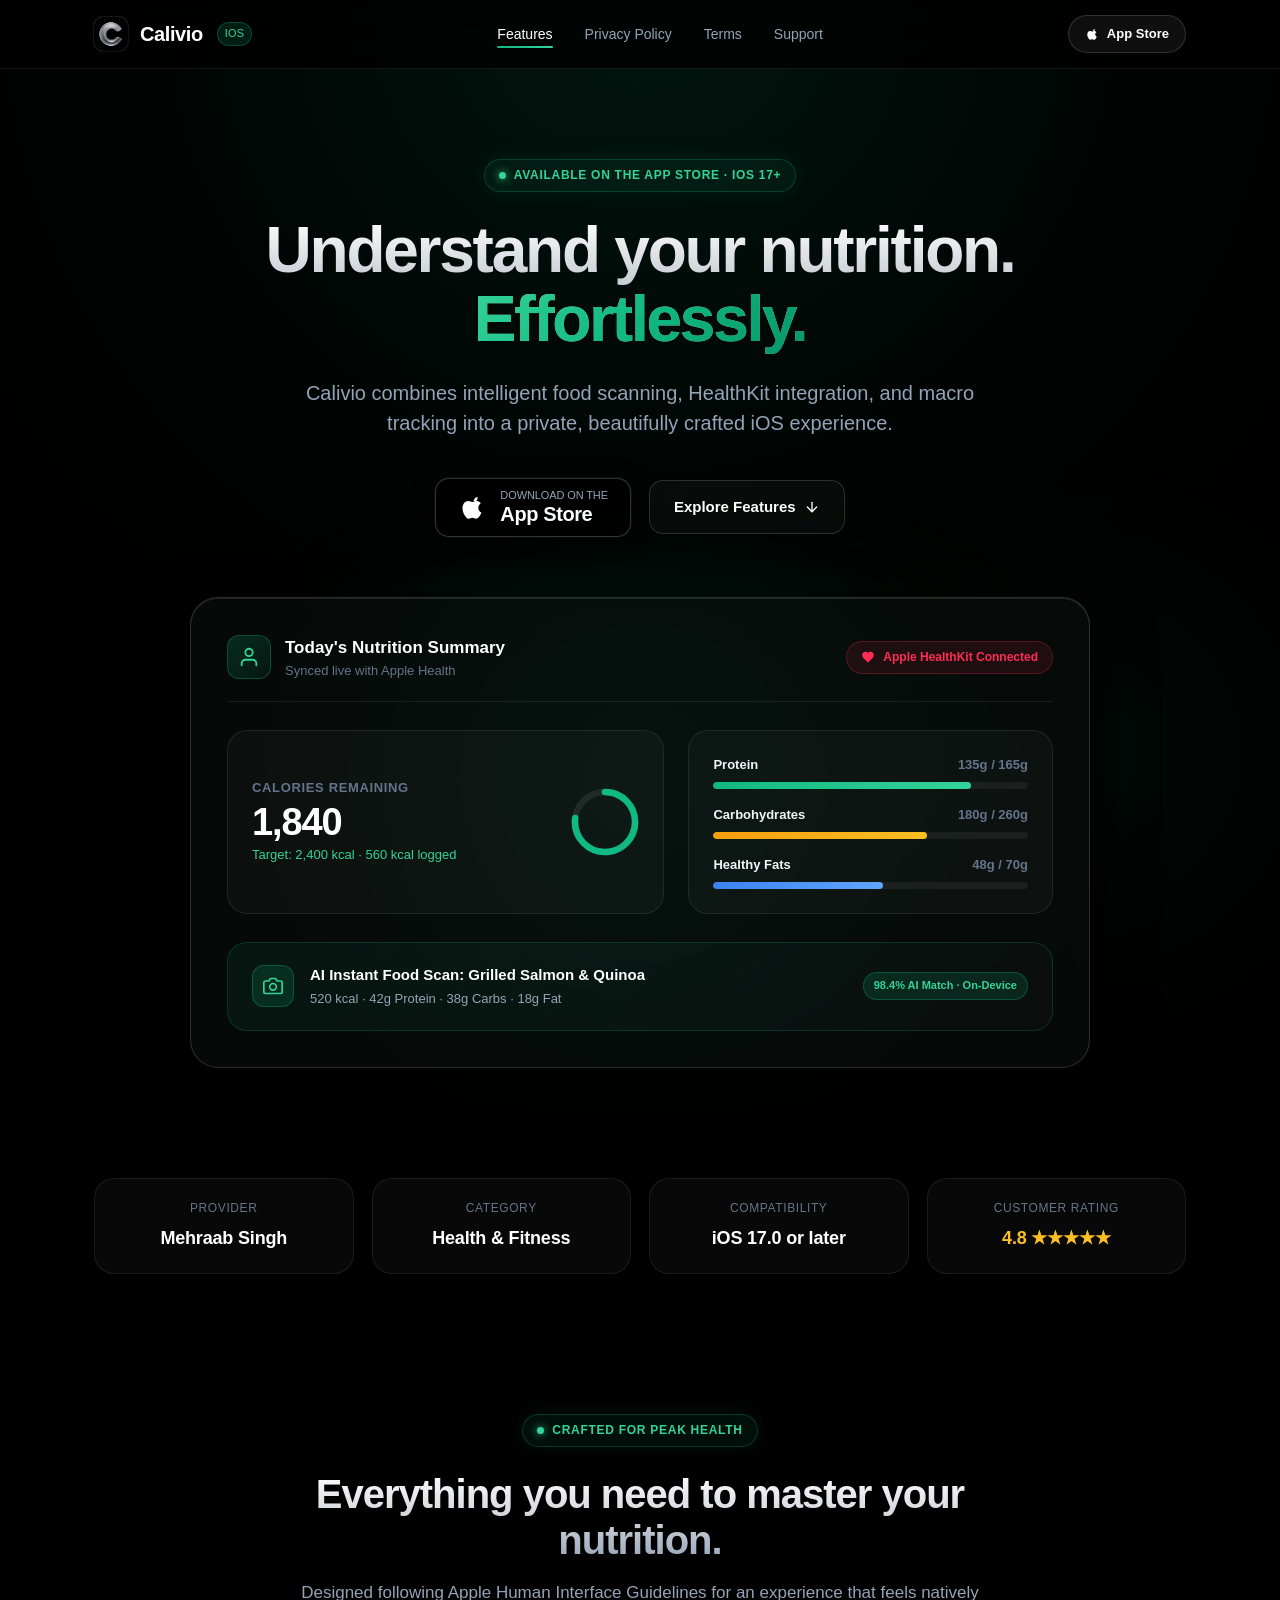
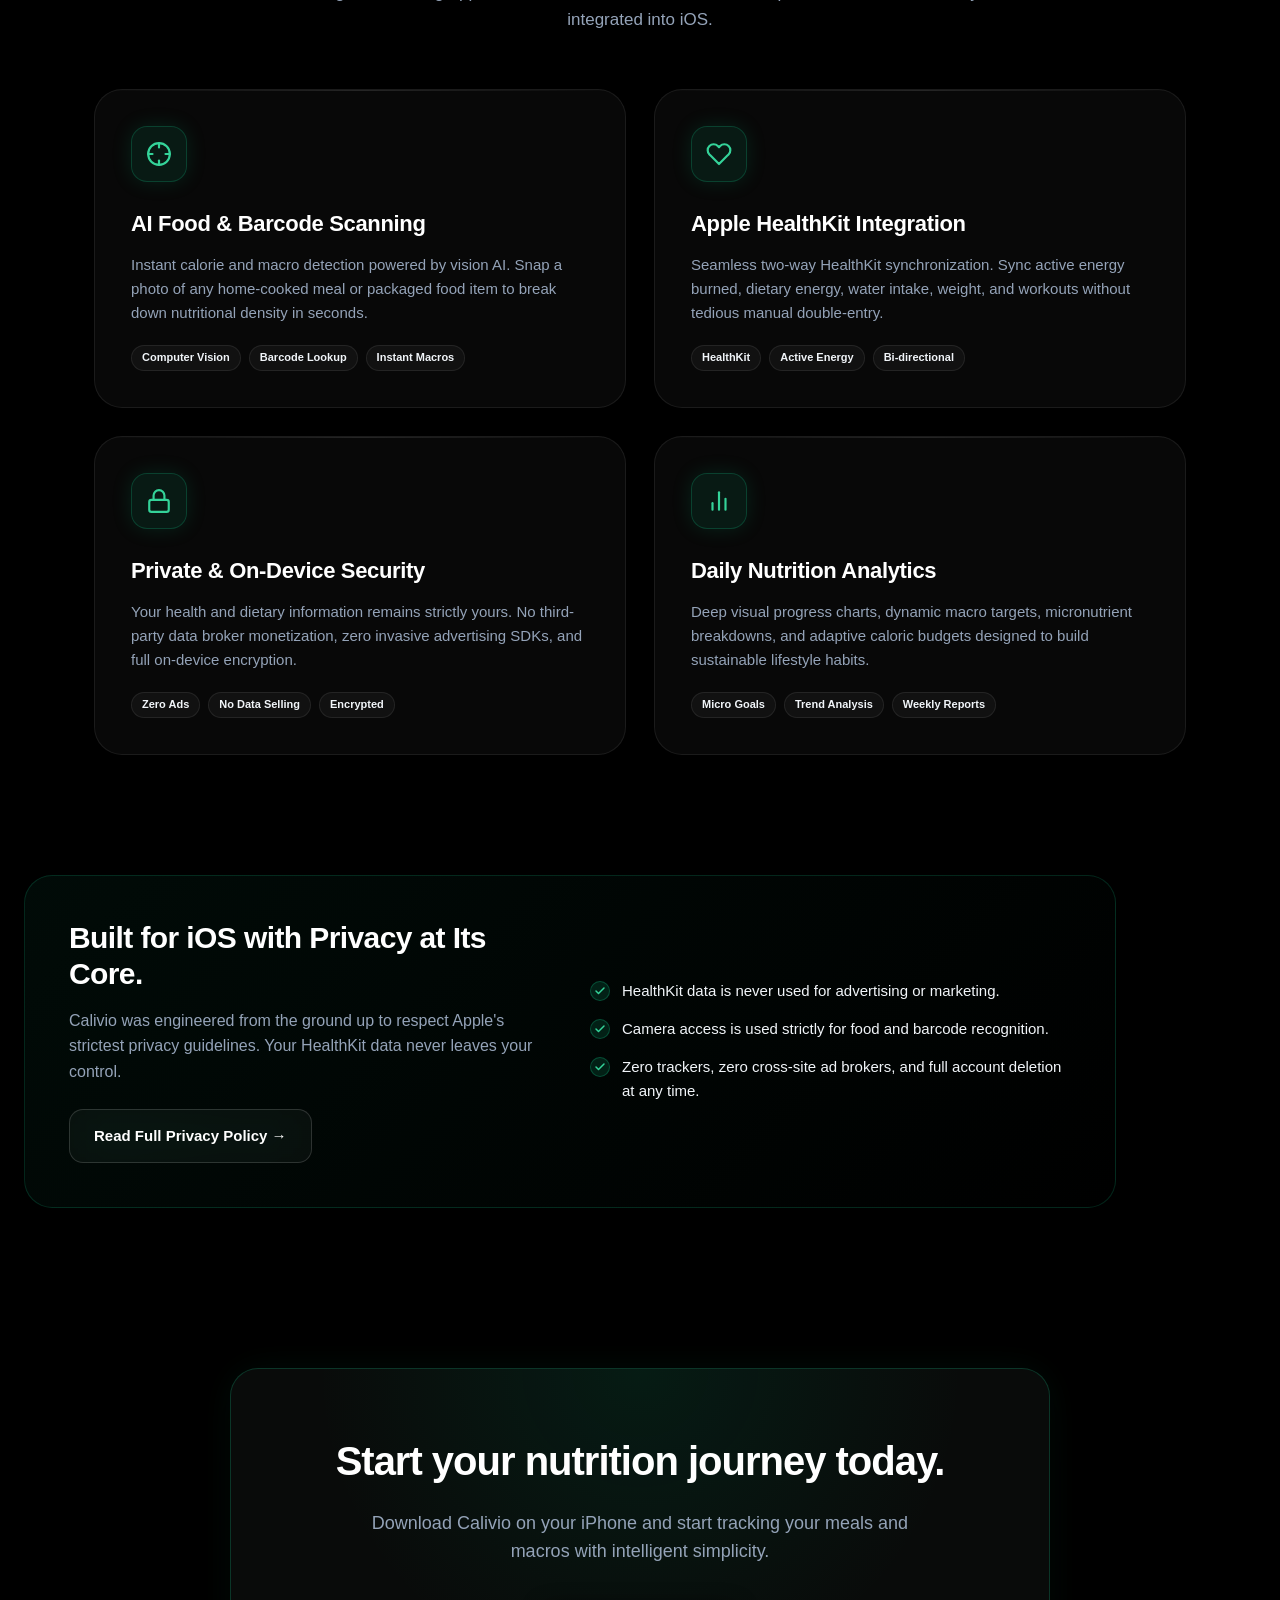
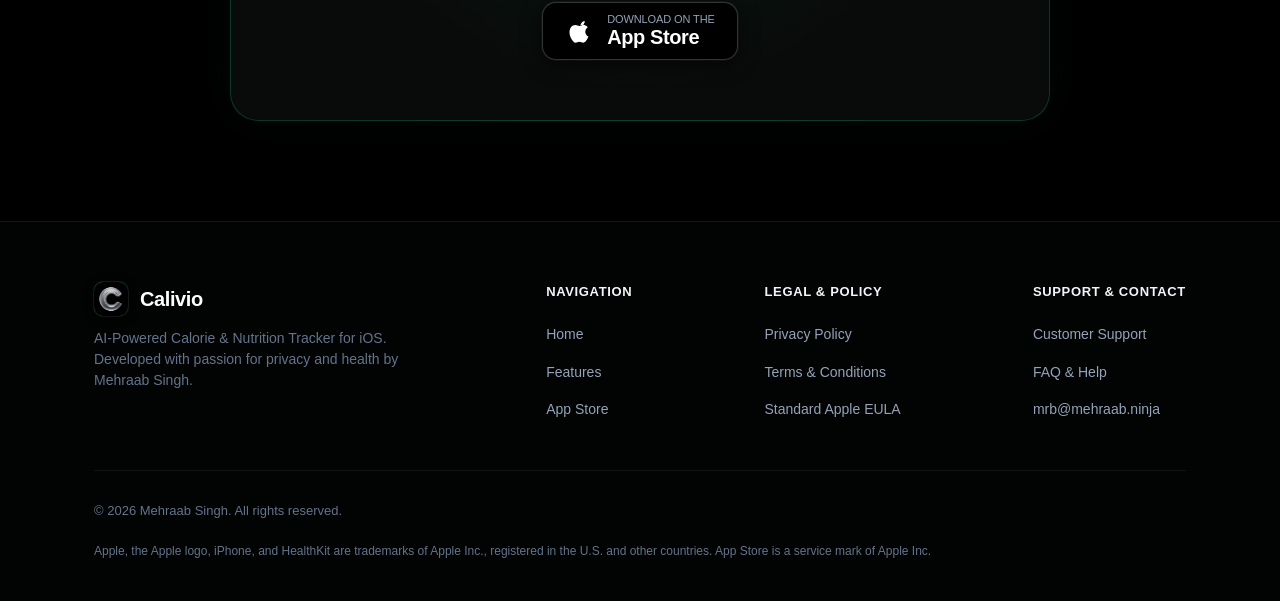
<file: index.html>
<!DOCTYPE html>
<html lang="en">
<head>
    <meta charset="UTF-8">
    <meta name="viewport" content="width=device-width, initial-scale=1.0">
    <title>Calivio — AI-Powered Calorie & Nutrition Tracker for iOS</title>
    <meta name="description" content="Calivio combines intelligent food scanning, HealthKit integration, and macro tracking into a private, beautifully crafted iOS experience. Download on the App Store.">
    <meta name="author" content="Mehraab Singh">
    
    <!-- Open Graph / Facebook -->
    <meta property="og:type" content="website">
    <meta property="og:url" content="https://calivio.mehraab.ninja/">
    <meta property="og:title" content="Calivio — AI-Powered Calorie & Nutrition Tracker">
    <meta property="og:description" content="Understand your nutrition. Effortlessly. Intelligent food scanning, HealthKit integration, and macro tracking for iOS.">
    <meta property="og:image" content="https://calivio.mehraab.ninja/assets/calivio-brand-card.png">
    
    <!-- Twitter -->
    <meta property="twitter:card" content="summary_large_image">
    <meta property="twitter:url" content="https://calivio.mehraab.ninja/">
    <meta property="twitter:title" content="Calivio — AI-Powered Calorie & Nutrition Tracker">
    <meta property="twitter:description" content="Understand your nutrition. Effortlessly. Intelligent food scanning, HealthKit integration, and macro tracking for iOS.">
    <meta property="twitter:image" content="https://calivio.mehraab.ninja/assets/calivio-brand-card.png">

    <link rel="canonical" href="https://calivio.mehraab.ninja/">
    <!-- Favicon & Apple Touch Icon -->
    <link rel="icon" type="image/png" href="assets/calivio-icon.png">
    <link rel="apple-touch-icon" href="assets/calivio-icon.png">
    
    <!-- Styles -->
    <link rel="stylesheet" href="styles.css">
</head>
<body>

    <!-- Frosted Glass Navigation -->
    <header class="site-header">
        <div class="nav-container">
            <a href="index.html" class="brand-link" aria-label="Calivio Home">
                <div class="brand-icon">
                    <img src="assets/calivio-icon.png" alt="Calivio App Icon" width="34" height="34">
                </div>
                <span>Calivio</span>
                <span class="brand-tag">iOS</span>
            </a>

            <nav>
                <ul class="nav-links">
                    <li><a href="#features" class="active">Features</a></li>
                    <li><a href="privacy.html">Privacy Policy</a></li>
                    <li><a href="terms.html">Terms</a></li>
                    <li><a href="support.html">Support</a></li>
                </ul>
            </nav>

            <div class="nav-cta">
                <a href="https://apps.apple.com/app/calivio/id6775261027" target="_blank" rel="noopener noreferrer" class="nav-download-btn">
                    <svg viewBox="0 0 24 24" aria-hidden="true">
                        <path d="M18.71 19.5c-.83 1.24-1.71 2.45-3.05 2.47-1.34.03-1.77-.79-3.29-.79-1.53 0-2 .77-3.27.82-1.31.05-2.3-1.32-3.14-2.53C4.25 17 2.94 12.45 4.7 9.39c.87-1.52 2.43-2.48 4.12-2.51 1.28-.02 2.5.87 3.29.87.78 0 2.26-1.07 3.81-.91.65.03 2.47.26 3.64 1.98-.09.06-2.17 1.28-2.15 3.81.03 3.02 2.65 4.03 2.68 4.04-.03.07-.42 1.44-1.38 2.83M15.97 6.37c.62-.75 1.04-1.8 0.93-2.85-.9.04-1.99.6-2.63 1.35-.57.65-1.06 1.71-.93 2.73 1 .08 2.02-.48 2.63-1.23z"/>
                    </svg>
                    <span>App Store</span>
                </a>
            </div>

            <button class="mobile-toggle" id="mobileToggle" aria-label="Toggle Navigation Menu" aria-expanded="false">
                <svg viewBox="0 0 24 24" fill="none" stroke-width="2" stroke-linecap="round" stroke-linejoin="round">
                    <line x1="3" y1="12" x2="21" y2="12"></line>
                    <line x1="3" y1="6" x2="21" y2="6"></line>
                    <line x1="3" y1="18" x2="21" y2="18"></line>
                </svg>
            </button>
        </div>

        <!-- Mobile Drawer Menu -->
        <div class="mobile-menu" id="mobileMenu">
            <ul class="mobile-nav-links">
                <li><a href="#features">Features</a></li>
                <li><a href="privacy.html">Privacy Policy</a></li>
                <li><a href="terms.html">Terms & Conditions</a></li>
                <li><a href="support.html">Customer Support</a></li>
            </ul>
            <a href="https://apps.apple.com/app/calivio/id6775261027" target="_blank" rel="noopener noreferrer" class="app-store-btn" style="width: 100%; justify-content: center;">
                <svg viewBox="0 0 24 24" aria-hidden="true">
                    <path d="M18.71 19.5c-.83 1.24-1.71 2.45-3.05 2.47-1.34.03-1.77-.79-3.29-.79-1.53 0-2 .77-3.27.82-1.31.05-2.3-1.32-3.14-2.53C4.25 17 2.94 12.45 4.7 9.39c.87-1.52 2.43-2.48 4.12-2.51 1.28-.02 2.5.87 3.29.87.78 0 2.26-1.07 3.81-.91.65.03 2.47.26 3.64 1.98-.09.06-2.17 1.28-2.15 3.81.03 3.02 2.65 4.03 2.68 4.04-.03.07-.42 1.44-1.38 2.83M15.97 6.37c.62-.75 1.04-1.8 0.93-2.85-.9.04-1.99.6-2.63 1.35-.57.65-1.06 1.71-.93 2.73 1 .08 2.02-.48 2.63-1.23z"/>
                </svg>
                <div class="app-store-text">
                    <span class="app-store-subtitle">Download on the</span>
                    <span class="app-store-title">App Store</span>
                </div>
            </a>
        </div>
    </header>

    <main>
        <!-- Hero Section -->
        <section class="hero-section">
            <div class="container">
                <div class="badge-pill">
                    <span class="badge-dot"></span>
                    <span>AVAILABLE ON THE APP STORE · iOS 17+</span>
                </div>

                <h1 class="hero-title">
                    Understand your nutrition.<br>
                    <span class="highlight-emerald">Effortlessly.</span>
                </h1>

                <p class="hero-subtitle">
                    Calivio combines intelligent food scanning, HealthKit integration, and macro tracking into a private, beautifully crafted iOS experience.
                </p>

                <div class="hero-actions">
                    <a href="https://apps.apple.com/app/calivio/id6775261027" target="_blank" rel="noopener noreferrer" class="app-store-btn" aria-label="Download Calivio on the Apple App Store">
                        <svg viewBox="0 0 24 24" aria-hidden="true">
                            <path d="M18.71 19.5c-.83 1.24-1.71 2.45-3.05 2.47-1.34.03-1.77-.79-3.29-.79-1.53 0-2 .77-3.27.82-1.31.05-2.3-1.32-3.14-2.53C4.25 17 2.94 12.45 4.7 9.39c.87-1.52 2.43-2.48 4.12-2.51 1.28-.02 2.5.87 3.29.87.78 0 2.26-1.07 3.81-.91.65.03 2.47.26 3.64 1.98-.09.06-2.17 1.28-2.15 3.81.03 3.02 2.65 4.03 2.68 4.04-.03.07-.42 1.44-1.38 2.83M15.97 6.37c.62-.75 1.04-1.8 0.93-2.85-.9.04-1.99.6-2.63 1.35-.57.65-1.06 1.71-.93 2.73 1 .08 2.02-.48 2.63-1.23z"/>
                        </svg>
                        <div class="app-store-text">
                            <span class="app-store-subtitle">Download on the</span>
                            <span class="app-store-title">App Store</span>
                        </div>
                    </a>

                    <a href="#features" class="secondary-btn">
                        <span>Explore Features</span>
                        <svg width="16" height="16" viewBox="0 0 24 24" fill="none" stroke="currentColor" stroke-width="2" stroke-linecap="round" stroke-linejoin="round">
                            <line x1="12" y1="5" x2="12" y2="19"></line>
                            <polyline points="19 12 12 19 5 12"></polyline>
                        </svg>
                    </a>
                </div>

                <!-- Interactive Liquid Glass App Showcase -->
                <div class="showcase-wrapper">
                    <div class="showcase-glow"></div>
                    <div class="showcase-card">
                        <div class="showcase-header">
                            <div class="showcase-user">
                                <div class="showcase-avatar">
                                    <svg width="22" height="22" viewBox="0 0 24 24" fill="none" stroke="currentColor" stroke-width="2" stroke-linecap="round" stroke-linejoin="round">
                                        <path d="M20 21v-2a4 4 0 0 0-4-4H8a4 4 0 0 0-4 4v2"></path>
                                        <circle cx="12" cy="7" r="4"></circle>
                                    </svg>
                                </div>
                                <div>
                                    <div class="showcase-user-title">Today's Nutrition Summary</div>
                                    <div class="showcase-user-sub">Synced live with Apple Health</div>
                                </div>
                            </div>
                            <div class="showcase-healthkit-badge">
                                <svg viewBox="0 0 24 24" aria-hidden="true">
                                    <path d="M12 21.35l-1.45-1.32C5.4 15.36 2 12.28 2 8.5 2 5.42 4.42 3 7.5 3c1.74 0 3.41.81 4.5 2.09C13.09 3.81 14.76 3 16.5 3 19.58 3 22 5.42 22 8.5c0 3.78-3.4 6.86-8.55 11.54L12 21.35z"/>
                                </svg>
                                <span>Apple HealthKit Connected</span>
                            </div>
                        </div>

                        <div class="macro-grid">
                            <div class="calories-card">
                                <div class="calories-info">
                                    <h4>Calories Remaining</h4>
                                    <div class="calories-val">1,840</div>
                                    <div class="calories-target">Target: 2,400 kcal · 560 kcal logged</div>
                                </div>
                                <div class="progress-rings">
                                    <svg width="68" height="68" viewBox="0 0 36 36">
                                        <path stroke="rgba(255, 255, 255, 0.08)" stroke-width="3.5" fill="none" d="M18 2.0845 a 15.9155 15.9155 0 0 1 0 31.831 a 15.9155 15.9155 0 0 1 0 -31.831"/>
                                        <path stroke="#10B981" stroke-dasharray="77, 100" stroke-width="3.5" stroke-linecap="round" fill="none" d="M18 2.0845 a 15.9155 15.9155 0 0 1 0 31.831 a 15.9155 15.9155 0 0 1 0 -31.831"/>
                                    </svg>
                                </div>
                            </div>

                            <div class="macro-bars">
                                <div class="macro-bar-item">
                                    <div class="macro-bar-label">
                                        <span>Protein</span>
                                        <span>135g / 165g</span>
                                    </div>
                                    <div class="bar-track">
                                        <div class="bar-fill protein"></div>
                                    </div>
                                </div>
                                <div class="macro-bar-item">
                                    <div class="macro-bar-label">
                                        <span>Carbohydrates</span>
                                        <span>180g / 260g</span>
                                    </div>
                                    <div class="bar-track">
                                        <div class="bar-fill carbs"></div>
                                    </div>
                                </div>
                                <div class="macro-bar-item">
                                    <div class="macro-bar-label">
                                        <span>Healthy Fats</span>
                                        <span>48g / 70g</span>
                                    </div>
                                    <div class="bar-track">
                                        <div class="bar-fill fats"></div>
                                    </div>
                                </div>
                            </div>
                        </div>

                        <div class="scanner-card">
                            <div class="scanner-left">
                                <div class="scanner-icon">
                                    <svg viewBox="0 0 24 24" fill="none" stroke-width="2" stroke-linecap="round" stroke-linejoin="round">
                                        <path d="M23 19a2 2 0 0 1-2 2H3a2 2 0 0 1-2-2V8a2 2 0 0 1 2-2h4l2-3h6l2 3h4a2 2 0 0 1 2 2z"></path>
                                        <circle cx="12" cy="13" r="4"></circle>
                                    </svg>
                                </div>
                                <div>
                                    <div class="scanner-title">AI Instant Food Scan: Grilled Salmon & Quinoa</div>
                                    <div class="scanner-meta">520 kcal · 42g Protein · 38g Carbs · 18g Fat</div>
                                </div>
                            </div>
                            <span class="scanner-badge">98.4% AI Match · On-Device</span>
                        </div>
                    </div>
                </div>
            </div>
        </section>

        <!-- App Store Information Specs Strip -->
        <section class="specs-strip">
            <div class="container">
                <div class="specs-grid">
                    <div class="spec-card">
                        <div class="spec-label">Provider</div>
                        <div class="spec-val">Mehraab Singh</div>
                    </div>
                    <div class="spec-card">
                        <div class="spec-label">Category</div>
                        <div class="spec-val">Health & Fitness</div>
                    </div>
                    <div class="spec-card">
                        <div class="spec-label">Compatibility</div>
                        <div class="spec-val">iOS 17.0 or later</div>
                    </div>
                    <div class="spec-card">
                        <div class="spec-label">Customer Rating</div>
                        <div class="spec-val gold">4.8 ★★★★★</div>
                    </div>
                </div>
            </div>
        </section>

        <!-- Features Section -->
        <section class="section" id="features">
            <div class="container">
                <div class="section-header">
                    <div class="badge-pill">
                        <span class="badge-dot"></span>
                        <span>CRAFTED FOR PEAK HEALTH</span>
                    </div>
                    <h2 class="section-title">Everything you need to master your nutrition.</h2>
                    <p class="section-desc">Designed following Apple Human Interface Guidelines for an experience that feels natively integrated into iOS.</p>
                </div>

                <div class="features-grid">
                    <!-- Feature 1 -->
                    <div class="feature-card">
                        <div class="feature-icon-wrapper">
                            <svg viewBox="0 0 24 24" fill="none" stroke-width="2" stroke-linecap="round" stroke-linejoin="round">
                                <circle cx="12" cy="12" r="10"></circle>
                                <line x1="22" y1="12" x2="18" y2="12"></line>
                                <line x1="6" y1="12" x2="2" y2="12"></line>
                                <line x1="12" y1="6" x2="12" y2="2"></line>
                                <line x1="12" y1="22" x2="12" y2="18"></line>
                            </svg>
                        </div>
                        <h3>AI Food & Barcode Scanning</h3>
                        <p>Instant calorie and macro detection powered by vision AI. Snap a photo of any home-cooked meal or packaged food item to break down nutritional density in seconds.</p>
                        <div class="feature-footer-tags">
                            <span class="feature-tag">Computer Vision</span>
                            <span class="feature-tag">Barcode Lookup</span>
                            <span class="feature-tag">Instant Macros</span>
                        </div>
                    </div>

                    <!-- Feature 2 -->
                    <div class="feature-card">
                        <div class="feature-icon-wrapper">
                            <svg viewBox="0 0 24 24" fill="none" stroke-width="2" stroke-linecap="round" stroke-linejoin="round">
                                <path d="M20.84 4.61a5.5 5.5 0 0 0-7.78 0L12 5.67l-1.06-1.06a5.5 5.5 0 0 0-7.78 7.78l1.06 1.06L12 21.23l7.78-7.78 1.06-1.06a5.5 5.5 0 0 0 0-7.78z"></path>
                            </svg>
                        </div>
                        <h3>Apple HealthKit Integration</h3>
                        <p>Seamless two-way HealthKit synchronization. Sync active energy burned, dietary energy, water intake, weight, and workouts without tedious manual double-entry.</p>
                        <div class="feature-footer-tags">
                            <span class="feature-tag">HealthKit</span>
                            <span class="feature-tag">Active Energy</span>
                            <span class="feature-tag">Bi-directional</span>
                        </div>
                    </div>

                    <!-- Feature 3 -->
                    <div class="feature-card">
                        <div class="feature-icon-wrapper">
                            <svg viewBox="0 0 24 24" fill="none" stroke-width="2" stroke-linecap="round" stroke-linejoin="round">
                                <rect x="3" y="11" width="18" height="11" rx="2" ry="2"></rect>
                                <path d="M7 11V7a5 5 0 0 1 10 0v4"></path>
                            </svg>
                        </div>
                        <h3>Private & On-Device Security</h3>
                        <p>Your health and dietary information remains strictly yours. No third-party data broker monetization, zero invasive advertising SDKs, and full on-device encryption.</p>
                        <div class="feature-footer-tags">
                            <span class="feature-tag">Zero Ads</span>
                            <span class="feature-tag">No Data Selling</span>
                            <span class="feature-tag">Encrypted</span>
                        </div>
                    </div>

                    <!-- Feature 4 -->
                    <div class="feature-card">
                        <div class="feature-icon-wrapper">
                            <svg viewBox="0 0 24 24" fill="none" stroke-width="2" stroke-linecap="round" stroke-linejoin="round">
                                <line x1="18" y1="20" x2="18" y2="10"></line>
                                <line x1="12" y1="20" x2="12" y2="4"></line>
                                <line x1="6" y1="20" x2="6" y2="14"></line>
                            </svg>
                        </div>
                        <h3>Daily Nutrition Analytics</h3>
                        <p>Deep visual progress charts, dynamic macro targets, micronutrient breakdowns, and adaptive caloric budgets designed to build sustainable lifestyle habits.</p>
                        <div class="feature-footer-tags">
                            <span class="feature-tag">Micro Goals</span>
                            <span class="feature-tag">Trend Analysis</span>
                            <span class="feature-tag">Weekly Reports</span>
                        </div>
                    </div>
                </div>
            </div>
        </section>

        <!-- Compliance & Security Highlight Banner -->
        <section class="container compliance-banner">
            <div class="banner-glass">
                <div>
                    <h3 class="banner-title">Built for iOS with Privacy at Its Core.</h3>
                    <p class="banner-desc">Calivio was engineered from the ground up to respect Apple's strictest privacy guidelines. Your HealthKit data never leaves your control.</p>
                    <a href="privacy.html" class="secondary-btn">Read Full Privacy Policy &rarr;</a>
                </div>
                <div>
                    <ul class="checklist">
                        <li class="checklist-item">
                            <div class="check-icon">
                                <svg viewBox="0 0 24 24" fill="none" stroke-linecap="round" stroke-linejoin="round"><polyline points="20 6 9 17 4 12"></polyline></svg>
                            </div>
                            <span>HealthKit data is never used for advertising or marketing.</span>
                        </li>
                        <li class="checklist-item">
                            <div class="check-icon">
                                <svg viewBox="0 0 24 24" fill="none" stroke-linecap="round" stroke-linejoin="round"><polyline points="20 6 9 17 4 12"></polyline></svg>
                            </div>
                            <span>Camera access is used strictly for food and barcode recognition.</span>
                        </li>
                        <li class="checklist-item">
                            <div class="check-icon">
                                <svg viewBox="0 0 24 24" fill="none" stroke-linecap="round" stroke-linejoin="round"><polyline points="20 6 9 17 4 12"></polyline></svg>
                            </div>
                            <span>Zero trackers, zero cross-site ad brokers, and full account deletion at any time.</span>
                        </li>
                    </ul>
                </div>
            </div>
        </section>

        <!-- Final CTA Section -->
        <section class="cta-section">
            <div class="container">
                <div class="cta-box">
                    <h2 class="cta-title">Start your nutrition journey today.</h2>
                    <p class="cta-desc">Download Calivio on your iPhone and start tracking your meals and macros with intelligent simplicity.</p>
                    <a href="https://apps.apple.com/app/calivio/id6775261027" target="_blank" rel="noopener noreferrer" class="app-store-btn" aria-label="Download Calivio on the Apple App Store">
                        <svg viewBox="0 0 24 24" aria-hidden="true">
                            <path d="M18.71 19.5c-.83 1.24-1.71 2.45-3.05 2.47-1.34.03-1.77-.79-3.29-.79-1.53 0-2 .77-3.27.82-1.31.05-2.3-1.32-3.14-2.53C4.25 17 2.94 12.45 4.7 9.39c.87-1.52 2.43-2.48 4.12-2.51 1.28-.02 2.5.87 3.29.87.78 0 2.26-1.07 3.81-.91.65.03 2.47.26 3.64 1.98-.09.06-2.17 1.28-2.15 3.81.03 3.02 2.65 4.03 2.68 4.04-.03.07-.42 1.44-1.38 2.83M15.97 6.37c.62-.75 1.04-1.8 0.93-2.85-.9.04-1.99.6-2.63 1.35-.57.65-1.06 1.71-.93 2.73 1 .08 2.02-.48 2.63-1.23z"/>
                        </svg>
                        <div class="app-store-text">
                            <span class="app-store-subtitle">Download on the</span>
                            <span class="app-store-title">App Store</span>
                        </div>
                    </a>
                </div>
            </div>
        </section>
    </main>

    <!-- Footer -->
    <footer class="site-footer">
        <div class="container">
            <div class="footer-top">
                <div class="footer-brand">
                    <a href="index.html" class="brand-link">
                        <div class="brand-icon">
                            <img src="assets/calivio-icon.png" alt="Calivio App Icon" width="34" height="34">
                        </div>
                        <span>Calivio</span>
                    </a>
                    <p class="footer-tagline">AI-Powered Calorie & Nutrition Tracker for iOS. Developed with passion for privacy and health by Mehraab Singh.</p>
                </div>

                <div class="footer-nav-col">
                    <h5>Navigation</h5>
                    <ul class="footer-links-list">
                        <li><a href="index.html">Home</a></li>
                        <li><a href="#features">Features</a></li>
                        <li><a href="https://apps.apple.com/app/calivio/id6775261027" target="_blank" rel="noopener noreferrer">App Store</a></li>
                    </ul>
                </div>

                <div class="footer-nav-col">
                    <h5>Legal & Policy</h5>
                    <ul class="footer-links-list">
                        <li><a href="privacy.html">Privacy Policy</a></li>
                        <li><a href="terms.html">Terms & Conditions</a></li>
                        <li><a href="terms.html#eula">Standard Apple EULA</a></li>
                    </ul>
                </div>

                <div class="footer-nav-col">
                    <h5>Support & Contact</h5>
                    <ul class="footer-links-list">
                        <li><a href="support.html">Customer Support</a></li>
                        <li><a href="support.html#faq">FAQ & Help</a></li>
                        <li><a href="mailto:mrb@mehraab.ninja">mrb@mehraab.ninja</a></li>
                    </ul>
                </div>
            </div>

            <div class="footer-bottom">
                <div>&copy; 2026 Mehraab Singh. All rights reserved.</div>
                <div class="footer-compliance-note">Apple, the Apple logo, iPhone, and HealthKit are trademarks of Apple Inc., registered in the U.S. and other countries. App Store is a service mark of Apple Inc.</div>
            </div>
        </div>
    </footer>

    <!-- Interactive Scripts -->
    <script src="script.js"></script>
</body>
</html>
</file>
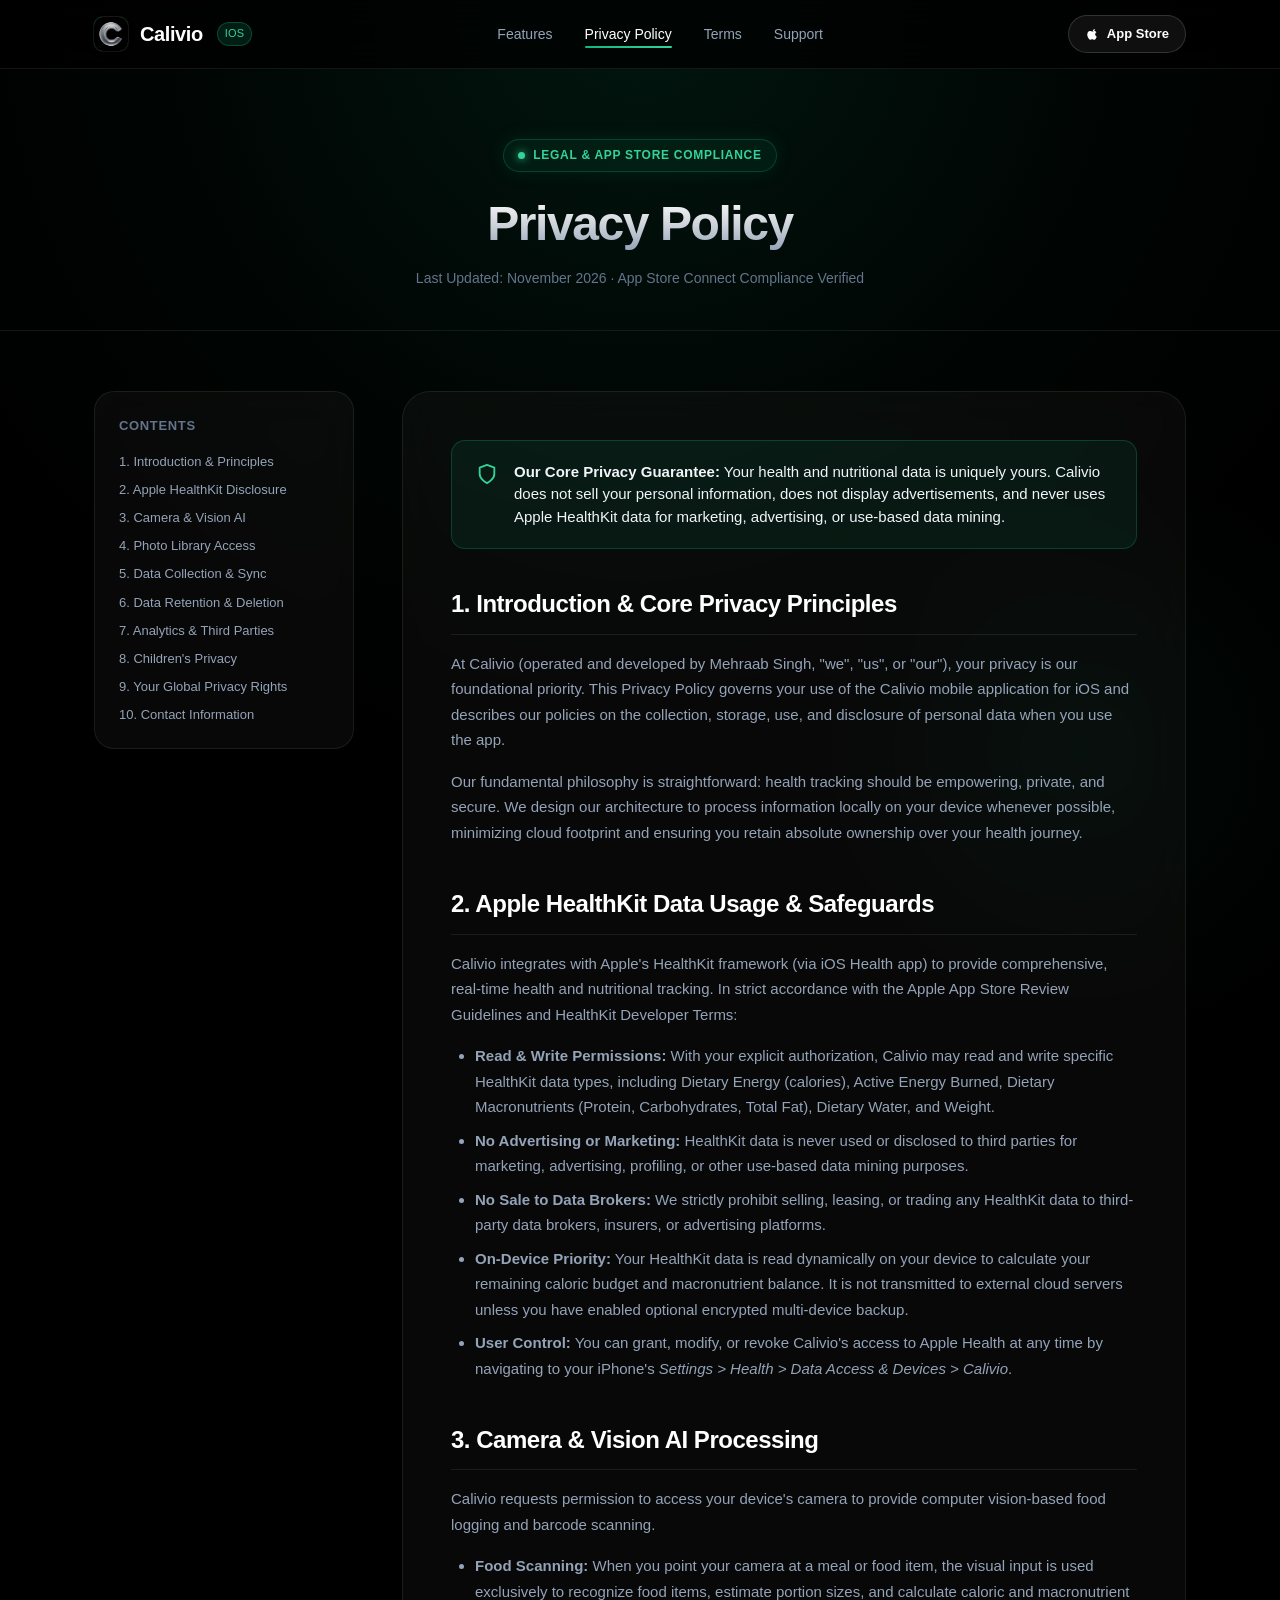
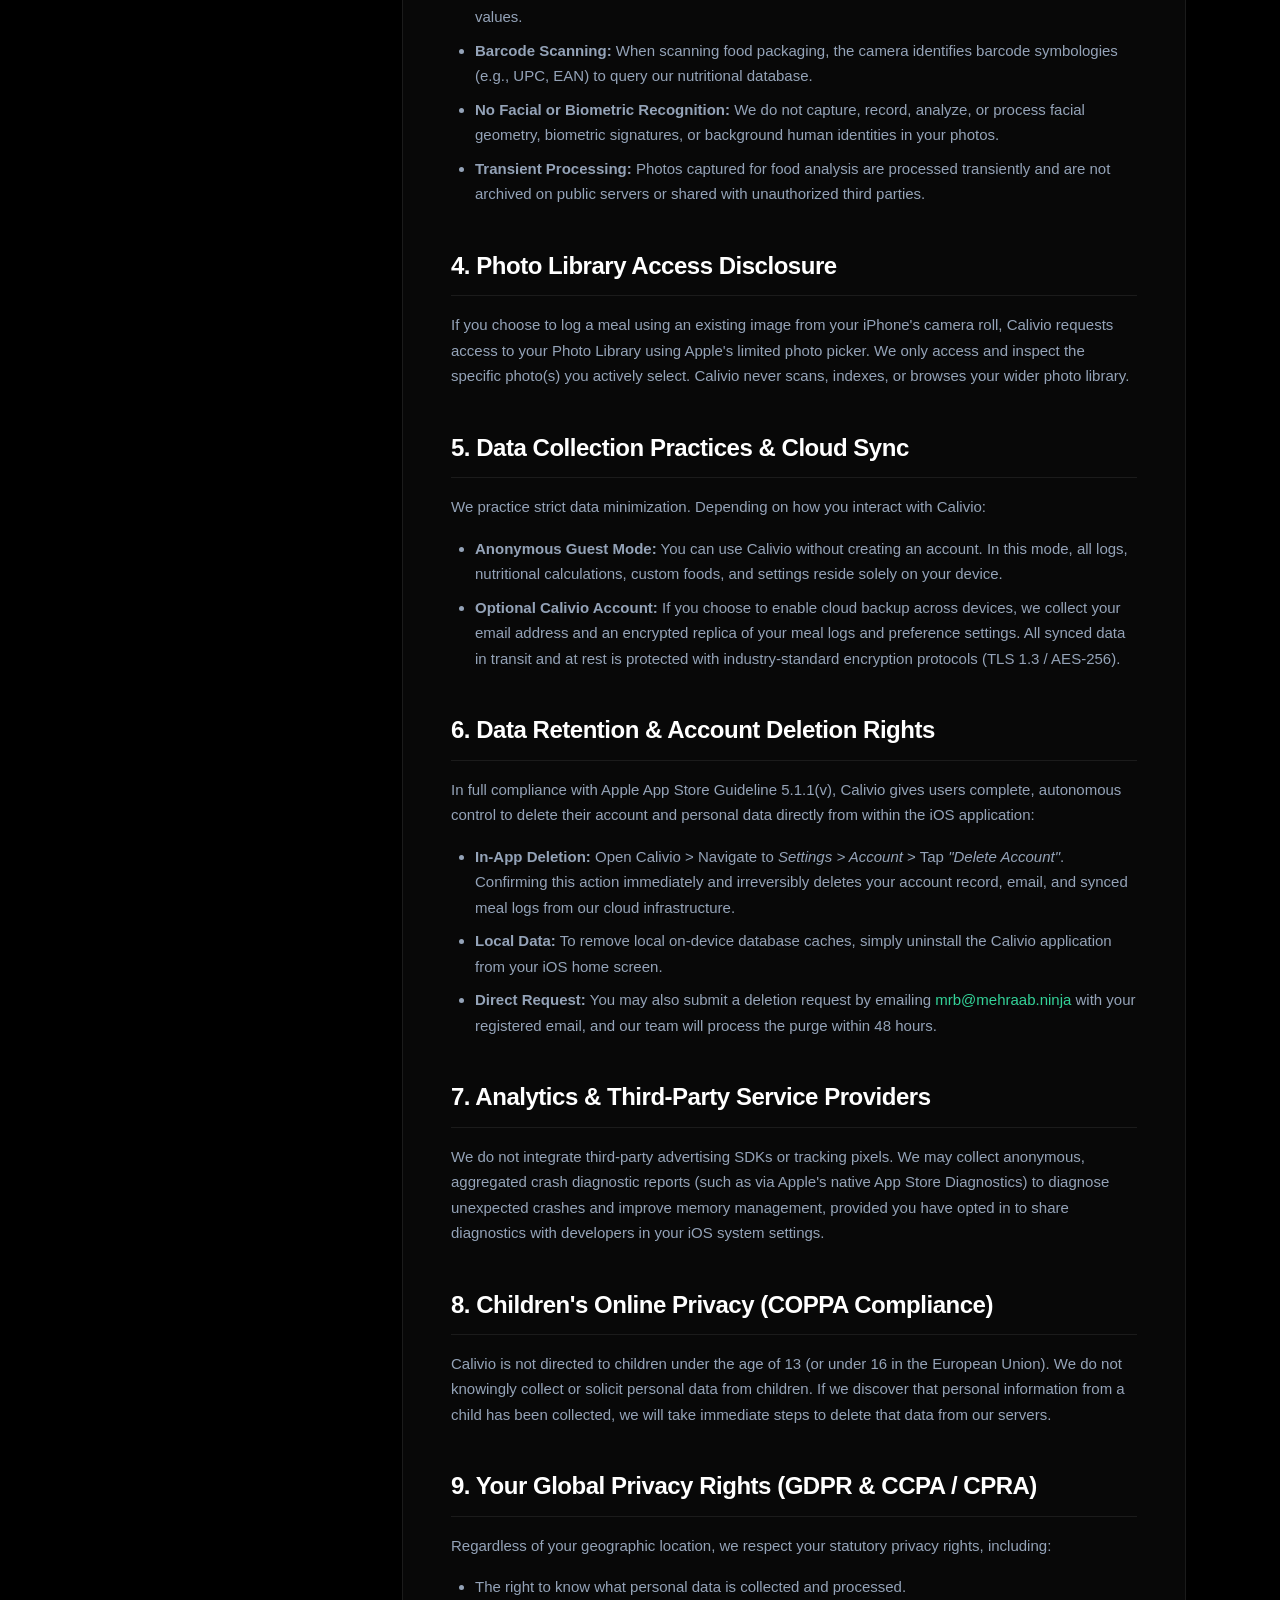
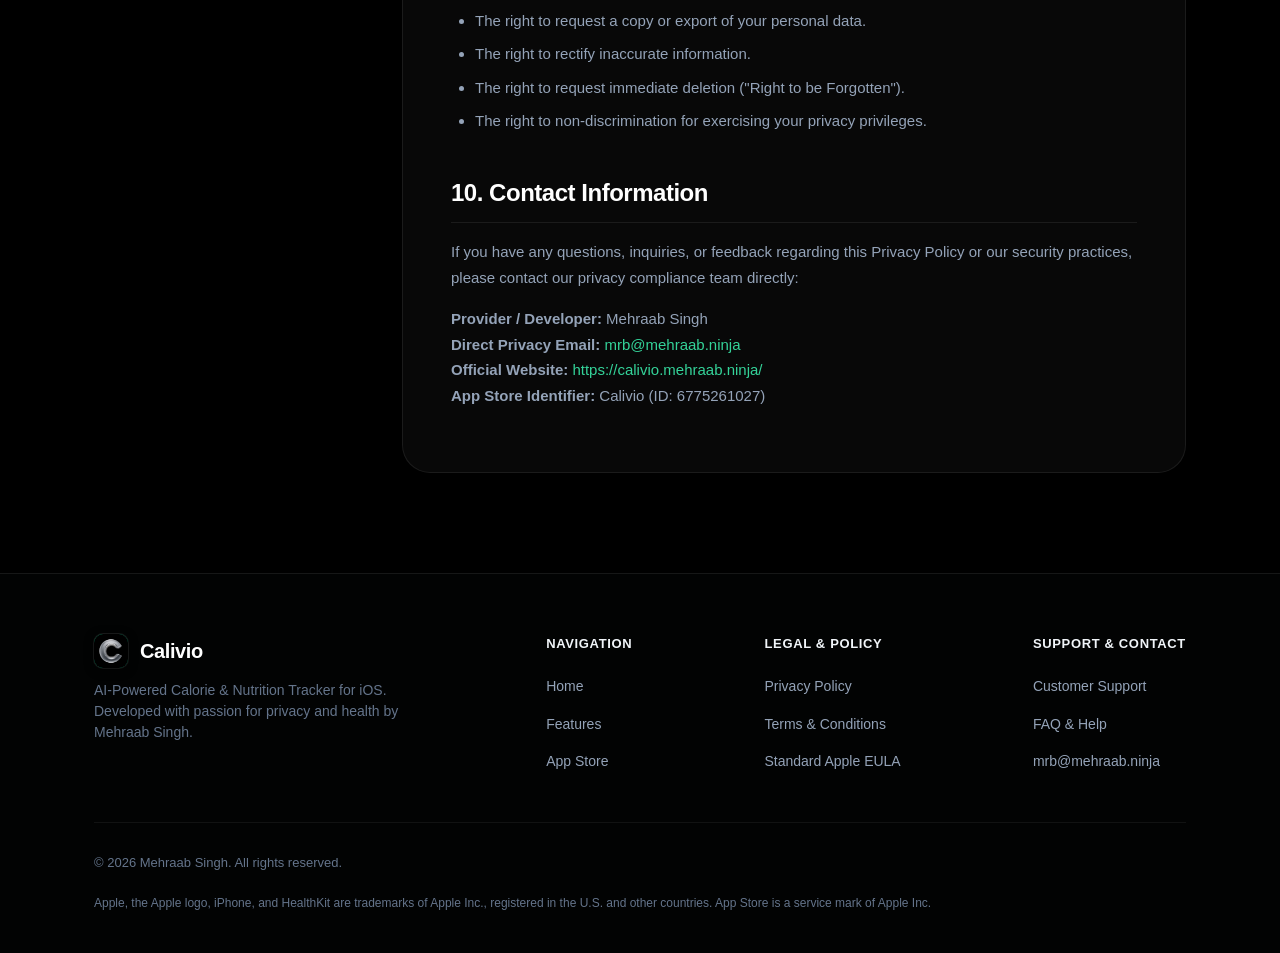
<file: privacy.html>
<!DOCTYPE html>
<html lang="en">
<head>
    <meta charset="UTF-8">
    <meta name="viewport" content="width=device-width, initial-scale=1.0">
    <title>Privacy Policy — Calivio</title>
    <meta name="description" content="Official Privacy Policy for Calivio iOS application. Learn how we protect your health, nutrition, HealthKit, and camera data.">
    <meta name="author" content="Mehraab Singh">
    
    <!-- Open Graph / Facebook -->
    <meta property="og:type" content="website">
    <meta property="og:url" content="https://calivio.mehraab.ninja/privacy.html">
    <meta property="og:title" content="Privacy Policy — Calivio">
    <meta property="og:description" content="Your health data belongs to you. Transparent privacy policies adhering strictly to Apple HealthKit and App Store guidelines.">
    <meta property="og:image" content="https://calivio.mehraab.ninja/assets/calivio-icon.png">

    <link rel="canonical" href="https://calivio.mehraab.ninja/privacy.html">
    <!-- Twitter -->
    <meta property="twitter:card" content="summary_large_image">
    <meta property="twitter:url" content="https://calivio.mehraab.ninja/privacy.html">
    <meta property="twitter:title" content="Privacy Policy — Calivio">
    <meta property="twitter:description" content="Your health data belongs to you. Transparent privacy policies adhering strictly to Apple HealthKit and App Store guidelines.">
    <meta property="twitter:image" content="https://calivio.mehraab.ninja/assets/calivio-icon.png">

    <!-- Favicon & Apple Touch Icon -->
    <link rel="icon" type="image/png" href="assets/calivio-icon.png">
    <link rel="apple-touch-icon" href="assets/calivio-icon.png">
    
    <!-- Styles -->
    <link rel="stylesheet" href="styles.css">
</head>
<body>

    <!-- Frosted Glass Navigation -->
    <header class="site-header">
        <div class="nav-container">
            <a href="index.html" class="brand-link" aria-label="Calivio Home">
                <div class="brand-icon">
                    <img src="assets/calivio-icon.png" alt="Calivio App Icon" width="34" height="34">
                </div>
                <span>Calivio</span>
                <span class="brand-tag">iOS</span>
            </a>

            <nav>
                <ul class="nav-links">
                    <li><a href="index.html#features">Features</a></li>
                    <li><a href="privacy.html" class="active">Privacy Policy</a></li>
                    <li><a href="terms.html">Terms</a></li>
                    <li><a href="support.html">Support</a></li>
                </ul>
            </nav>

            <div class="nav-cta">
                <a href="https://apps.apple.com/app/calivio/id6775261027" target="_blank" rel="noopener noreferrer" class="nav-download-btn">
                    <svg viewBox="0 0 24 24" aria-hidden="true">
                        <path d="M18.71 19.5c-.83 1.24-1.71 2.45-3.05 2.47-1.34.03-1.77-.79-3.29-.79-1.53 0-2 .77-3.27.82-1.31.05-2.3-1.32-3.14-2.53C4.25 17 2.94 12.45 4.7 9.39c.87-1.52 2.43-2.48 4.12-2.51 1.28-.02 2.5.87 3.29.87.78 0 2.26-1.07 3.81-.91.65.03 2.47.26 3.64 1.98-.09.06-2.17 1.28-2.15 3.81.03 3.02 2.65 4.03 2.68 4.04-.03.07-.42 1.44-1.38 2.83M15.97 6.37c.62-.75 1.04-1.8 0.93-2.85-.9.04-1.99.6-2.63 1.35-.57.65-1.06 1.71-.93 2.73 1 .08 2.02-.48 2.63-1.23z"/>
                    </svg>
                    <span>App Store</span>
                </a>
            </div>

            <button class="mobile-toggle" id="mobileToggle" aria-label="Toggle Navigation Menu" aria-expanded="false">
                <svg viewBox="0 0 24 24" fill="none" stroke-width="2" stroke-linecap="round" stroke-linejoin="round">
                    <line x1="3" y1="12" x2="21" y2="12"></line>
                    <line x1="3" y1="6" x2="21" y2="6"></line>
                    <line x1="3" y1="18" x2="21" y2="18"></line>
                </svg>
            </button>
        </div>

        <!-- Mobile Drawer Menu -->
        <div class="mobile-menu" id="mobileMenu">
            <ul class="mobile-nav-links">
                <li><a href="index.html">Home</a></li>
                <li><a href="index.html#features">Features</a></li>
                <li><a href="privacy.html" class="active">Privacy Policy</a></li>
                <li><a href="terms.html">Terms & Conditions</a></li>
                <li><a href="support.html">Customer Support</a></li>
            </ul>
            <a href="https://apps.apple.com/app/calivio/id6775261027" target="_blank" rel="noopener noreferrer" class="app-store-btn" style="width: 100%; justify-content: center;">
                <svg viewBox="0 0 24 24" aria-hidden="true">
                    <path d="M18.71 19.5c-.83 1.24-1.71 2.45-3.05 2.47-1.34.03-1.77-.79-3.29-.79-1.53 0-2 .77-3.27.82-1.31.05-2.3-1.32-3.14-2.53C4.25 17 2.94 12.45 4.7 9.39c.87-1.52 2.43-2.48 4.12-2.51 1.28-.02 2.5.87 3.29.87.78 0 2.26-1.07 3.81-.91.65.03 2.47.26 3.64 1.98-.09.06-2.17 1.28-2.15 3.81.03 3.02 2.65 4.03 2.68 4.04-.03.07-.42 1.44-1.38 2.83M15.97 6.37c.62-.75 1.04-1.8 0.93-2.85-.9.04-1.99.6-2.63 1.35-.57.65-1.06 1.71-.93 2.73 1 .08 2.02-.48 2.63-1.23z"/>
                </svg>
                <div class="app-store-text">
                    <span class="app-store-subtitle">Download on the</span>
                    <span class="app-store-title">App Store</span>
                </div>
            </a>
        </div>
    </header>

    <main>
        <!-- Page Header -->
        <section class="page-hero">
            <div class="container container-narrow">
                <div class="badge-pill">
                    <span class="badge-dot"></span>
                    <span>LEGAL & APP STORE COMPLIANCE</span>
                </div>
                <h1 class="page-title">Privacy Policy</h1>
                <div class="page-meta">Last Updated: November 2026 · App Store Connect Compliance Verified</div>
            </div>
        </section>

        <!-- Main Content Area -->
        <div class="container">
            <div class="legal-layout">
                <!-- Sticky Sidebar Table of Contents -->
                <aside class="legal-sidebar">
                    <div class="toc-card">
                        <div class="toc-title">Contents</div>
                        <ul class="toc-list">
                            <li><a href="#introduction">1. Introduction & Principles</a></li>
                            <li><a href="#healthkit">2. Apple HealthKit Disclosure</a></li>
                            <li><a href="#camera">3. Camera & Vision AI</a></li>
                            <li><a href="#photo-library">4. Photo Library Access</a></li>
                            <li><a href="#data-collection">5. Data Collection & Sync</a></li>
                            <li><a href="#data-deletion">6. Data Retention & Deletion</a></li>
                            <li><a href="#analytics">7. Analytics & Third Parties</a></li>
                            <li><a href="#children">8. Children's Privacy</a></li>
                            <li><a href="#user-rights">9. Your Global Privacy Rights</a></li>
                            <li><a href="#contact">10. Contact Information</a></li>
                        </ul>
                    </div>
                </aside>

                <!-- Article Body -->
                <article class="article-content">
                    <!-- Core Callout -->
                    <div class="callout-box">
                        <div class="callout-icon">
                            <svg viewBox="0 0 24 24" fill="none" stroke-width="2" stroke-linecap="round" stroke-linejoin="round">
                                <path d="M12 22s8-4 8-10V5l-8-3-8 3v7c0 6 8 10 8 10z"></path>
                            </svg>
                        </div>
                        <div class="callout-text">
                            <strong>Our Core Privacy Guarantee:</strong> Your health and nutritional data is uniquely yours. Calivio does not sell your personal information, does not display advertisements, and never uses Apple HealthKit data for marketing, advertising, or use-based data mining.
                        </div>
                    </div>

                    <!-- Section 1 -->
                    <section class="legal-section" id="introduction">
                        <h2>1. Introduction & Core Privacy Principles</h2>
                        <p>At Calivio (operated and developed by Mehraab Singh, "we", "us", or "our"), your privacy is our foundational priority. This Privacy Policy governs your use of the Calivio mobile application for iOS and describes our policies on the collection, storage, use, and disclosure of personal data when you use the app.</p>
                        <p>Our fundamental philosophy is straightforward: health tracking should be empowering, private, and secure. We design our architecture to process information locally on your device whenever possible, minimizing cloud footprint and ensuring you retain absolute ownership over your health journey.</p>
                    </section>

                    <!-- Section 2 -->
                    <section class="legal-section" id="healthkit">
                        <h2>2. Apple HealthKit Data Usage & Safeguards</h2>
                        <p>Calivio integrates with Apple's HealthKit framework (via iOS Health app) to provide comprehensive, real-time health and nutritional tracking. In strict accordance with the Apple App Store Review Guidelines and HealthKit Developer Terms:</p>
                        <ul>
                            <li><strong>Read & Write Permissions:</strong> With your explicit authorization, Calivio may read and write specific HealthKit data types, including Dietary Energy (calories), Active Energy Burned, Dietary Macronutrients (Protein, Carbohydrates, Total Fat), Dietary Water, and Weight.</li>
                            <li><strong>No Advertising or Marketing:</strong> HealthKit data is never used or disclosed to third parties for marketing, advertising, profiling, or other use-based data mining purposes.</li>
                            <li><strong>No Sale to Data Brokers:</strong> We strictly prohibit selling, leasing, or trading any HealthKit data to third-party data brokers, insurers, or advertising platforms.</li>
                            <li><strong>On-Device Priority:</strong> Your HealthKit data is read dynamically on your device to calculate your remaining caloric budget and macronutrient balance. It is not transmitted to external cloud servers unless you have enabled optional encrypted multi-device backup.</li>
                            <li><strong>User Control:</strong> You can grant, modify, or revoke Calivio's access to Apple Health at any time by navigating to your iPhone's <em>Settings &gt; Health &gt; Data Access &amp; Devices &gt; Calivio</em>.</li>
                        </ul>
                    </section>

                    <!-- Section 3 -->
                    <section class="legal-section" id="camera">
                        <h2>3. Camera & Vision AI Processing</h2>
                        <p>Calivio requests permission to access your device's camera to provide computer vision-based food logging and barcode scanning.</p>
                        <ul>
                            <li><strong>Food Scanning:</strong> When you point your camera at a meal or food item, the visual input is used exclusively to recognize food items, estimate portion sizes, and calculate caloric and macronutrient values.</li>
                            <li><strong>Barcode Scanning:</strong> When scanning food packaging, the camera identifies barcode symbologies (e.g., UPC, EAN) to query our nutritional database.</li>
                            <li><strong>No Facial or Biometric Recognition:</strong> We do not capture, record, analyze, or process facial geometry, biometric signatures, or background human identities in your photos.</li>
                            <li><strong>Transient Processing:</strong> Photos captured for food analysis are processed transiently and are not archived on public servers or shared with unauthorized third parties.</li>
                        </ul>
                    </section>

                    <!-- Section 4 -->
                    <section class="legal-section" id="photo-library">
                        <h2>4. Photo Library Access Disclosure</h2>
                        <p>If you choose to log a meal using an existing image from your iPhone's camera roll, Calivio requests access to your Photo Library using Apple's limited photo picker. We only access and inspect the specific photo(s) you actively select. Calivio never scans, indexes, or browses your wider photo library.</p>
                    </section>

                    <!-- Section 5 -->
                    <section class="legal-section" id="data-collection">
                        <h2>5. Data Collection Practices & Cloud Sync</h2>
                        <p>We practice strict data minimization. Depending on how you interact with Calivio:</p>
                        <ul>
                            <li><strong>Anonymous Guest Mode:</strong> You can use Calivio without creating an account. In this mode, all logs, nutritional calculations, custom foods, and settings reside solely on your device.</li>
                            <li><strong>Optional Calivio Account:</strong> If you choose to enable cloud backup across devices, we collect your email address and an encrypted replica of your meal logs and preference settings. All synced data in transit and at rest is protected with industry-standard encryption protocols (TLS 1.3 / AES-256).</li>
                        </ul>
                    </section>

                    <!-- Section 6 -->
                    <section class="legal-section" id="data-deletion">
                        <h2>6. Data Retention & Account Deletion Rights</h2>
                        <p>In full compliance with Apple App Store Guideline 5.1.1(v), Calivio gives users complete, autonomous control to delete their account and personal data directly from within the iOS application:</p>
                        <ul>
                            <li><strong>In-App Deletion:</strong> Open Calivio &gt; Navigate to <em>Settings &gt; Account</em> &gt; Tap <em>"Delete Account"</em>. Confirming this action immediately and irreversibly deletes your account record, email, and synced meal logs from our cloud infrastructure.</li>
                            <li><strong>Local Data:</strong> To remove local on-device database caches, simply uninstall the Calivio application from your iOS home screen.</li>
                            <li><strong>Direct Request:</strong> You may also submit a deletion request by emailing <a href="mailto:mrb@mehraab.ninja?subject=Calivio%20Account%20Deletion%20Request">mrb@mehraab.ninja</a> with your registered email, and our team will process the purge within 48 hours.</li>
                        </ul>
                    </section>

                    <!-- Section 7 -->
                    <section class="legal-section" id="analytics">
                        <h2>7. Analytics & Third-Party Service Providers</h2>
                        <p>We do not integrate third-party advertising SDKs or tracking pixels. We may collect anonymous, aggregated crash diagnostic reports (such as via Apple's native App Store Diagnostics) to diagnose unexpected crashes and improve memory management, provided you have opted in to share diagnostics with developers in your iOS system settings.</p>
                    </section>

                    <!-- Section 8 -->
                    <section class="legal-section" id="children">
                        <h2>8. Children's Online Privacy (COPPA Compliance)</h2>
                        <p>Calivio is not directed to children under the age of 13 (or under 16 in the European Union). We do not knowingly collect or solicit personal data from children. If we discover that personal information from a child has been collected, we will take immediate steps to delete that data from our servers.</p>
                    </section>

                    <!-- Section 9 -->
                    <section class="legal-section" id="user-rights">
                        <h2>9. Your Global Privacy Rights (GDPR & CCPA / CPRA)</h2>
                        <p>Regardless of your geographic location, we respect your statutory privacy rights, including:</p>
                        <ul>
                            <li>The right to know what personal data is collected and processed.</li>
                            <li>The right to request a copy or export of your personal data.</li>
                            <li>The right to rectify inaccurate information.</li>
                            <li>The right to request immediate deletion ("Right to be Forgotten").</li>
                            <li>The right to non-discrimination for exercising your privacy privileges.</li>
                        </ul>
                    </section>

                    <!-- Section 10 -->
                    <section class="legal-section" id="contact">
                        <h2>10. Contact Information</h2>
                        <p>If you have any questions, inquiries, or feedback regarding this Privacy Policy or our security practices, please contact our privacy compliance team directly:</p>
                        <p>
                            <strong>Provider / Developer:</strong> Mehraab Singh<br>
                            <strong>Direct Privacy Email:</strong> <a href="mailto:mrb@mehraab.ninja">mrb@mehraab.ninja</a><br>
                            <strong>Official Website:</strong> <a href="https://calivio.mehraab.ninja/">https://calivio.mehraab.ninja/</a><br>
                            <strong>App Store Identifier:</strong> Calivio (ID: 6775261027)
                        </p>
                    </section>
                </article>
            </div>
        </div>
    </main>

    <!-- Footer -->
    <footer class="site-footer">
        <div class="container">
            <div class="footer-top">
                <div class="footer-brand">
                    <a href="index.html" class="brand-link">
                        <div class="brand-icon">
                            <img src="assets/calivio-icon.png" alt="Calivio App Icon" width="34" height="34">
                        </div>
                        <span>Calivio</span>
                    </a>
                    <p class="footer-tagline">AI-Powered Calorie & Nutrition Tracker for iOS. Developed with passion for privacy and health by Mehraab Singh.</p>
                </div>

                <div class="footer-nav-col">
                    <h5>Navigation</h5>
                    <ul class="footer-links-list">
                        <li><a href="index.html">Home</a></li>
                        <li><a href="index.html#features">Features</a></li>
                        <li><a href="https://apps.apple.com/app/calivio/id6775261027" target="_blank" rel="noopener noreferrer">App Store</a></li>
                    </ul>
                </div>

                <div class="footer-nav-col">
                    <h5>Legal & Policy</h5>
                    <ul class="footer-links-list">
                        <li><a href="privacy.html">Privacy Policy</a></li>
                        <li><a href="terms.html">Terms & Conditions</a></li>
                        <li><a href="terms.html#eula">Standard Apple EULA</a></li>
                    </ul>
                </div>

                <div class="footer-nav-col">
                    <h5>Support & Contact</h5>
                    <ul class="footer-links-list">
                        <li><a href="support.html">Customer Support</a></li>
                        <li><a href="support.html#faq">FAQ & Help</a></li>
                        <li><a href="mailto:mrb@mehraab.ninja">mrb@mehraab.ninja</a></li>
                    </ul>
                </div>
            </div>

            <div class="footer-bottom">
                <div>&copy; 2026 Mehraab Singh. All rights reserved.</div>
                <div class="footer-compliance-note">Apple, the Apple logo, iPhone, and HealthKit are trademarks of Apple Inc., registered in the U.S. and other countries. App Store is a service mark of Apple Inc.</div>
            </div>
        </div>
    </footer>

    <!-- Interactive Scripts -->
    <script src="script.js"></script>
</body>
</html>
</file>
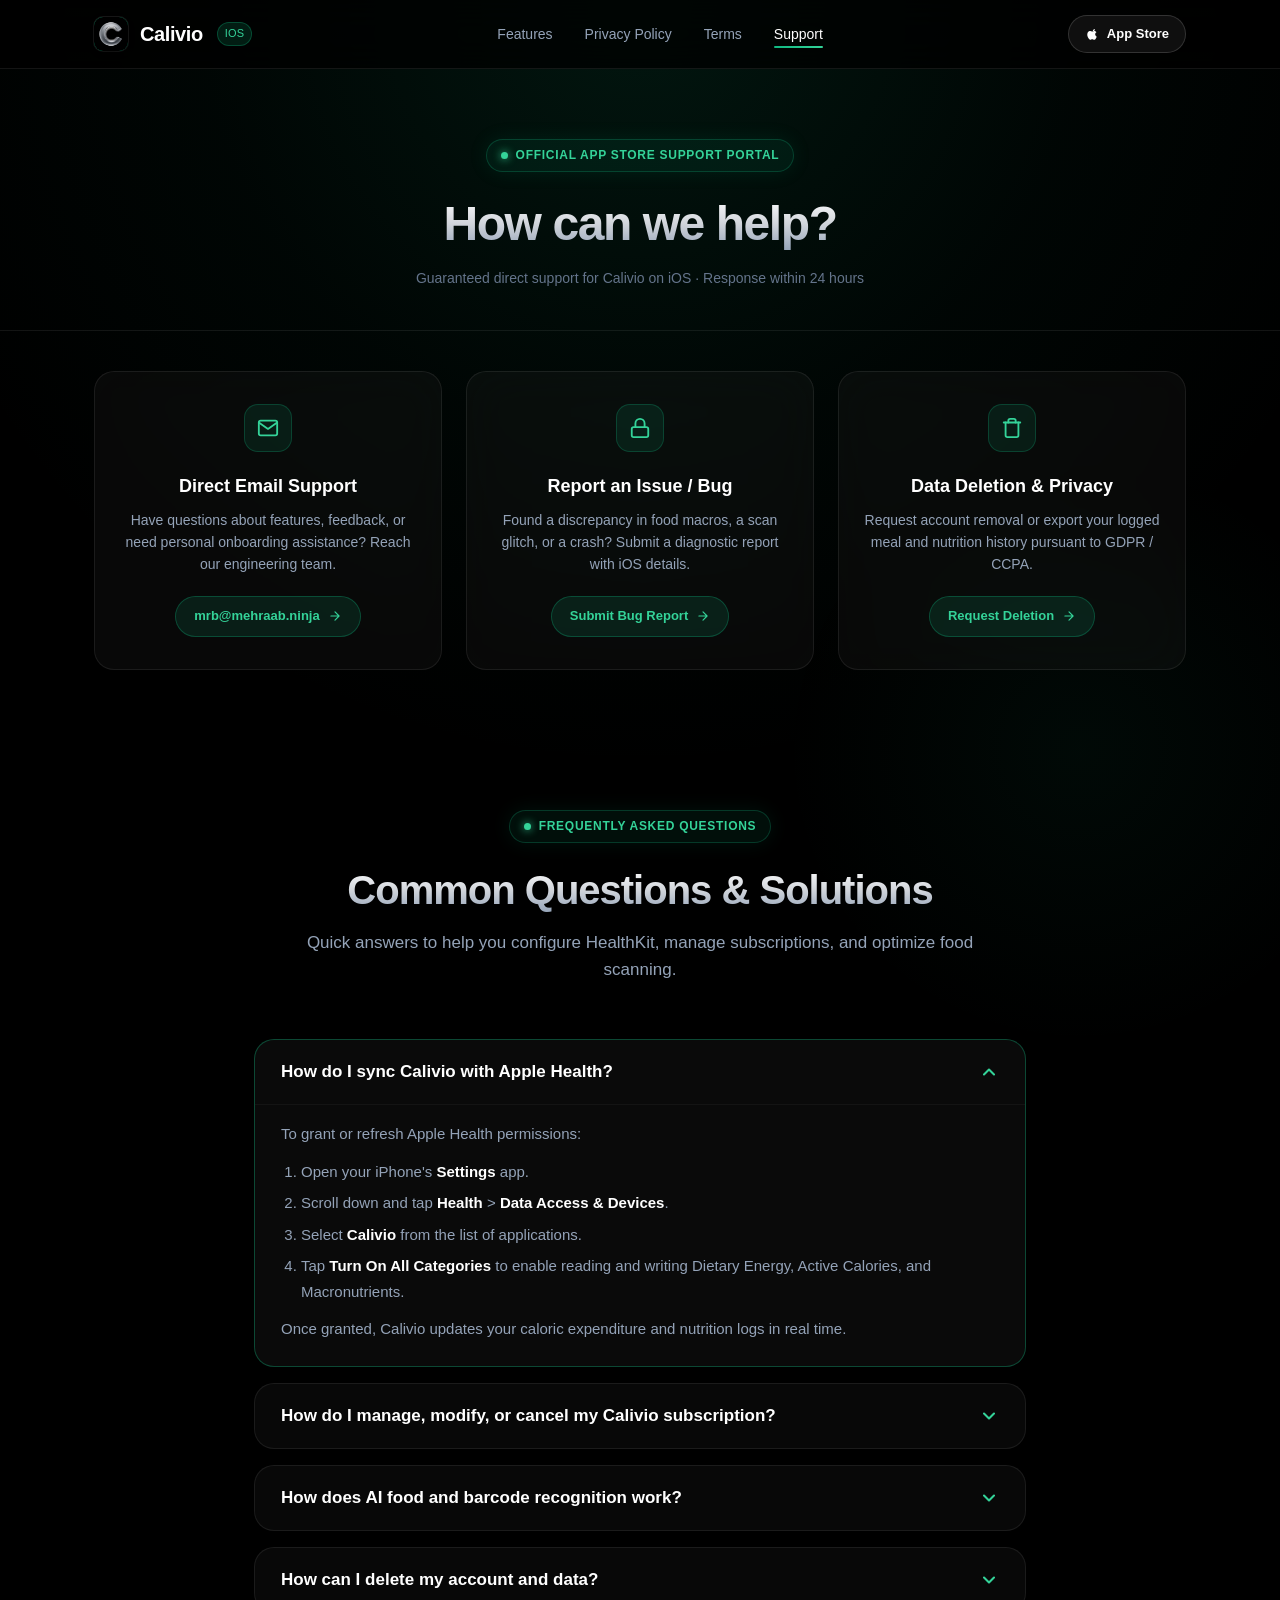
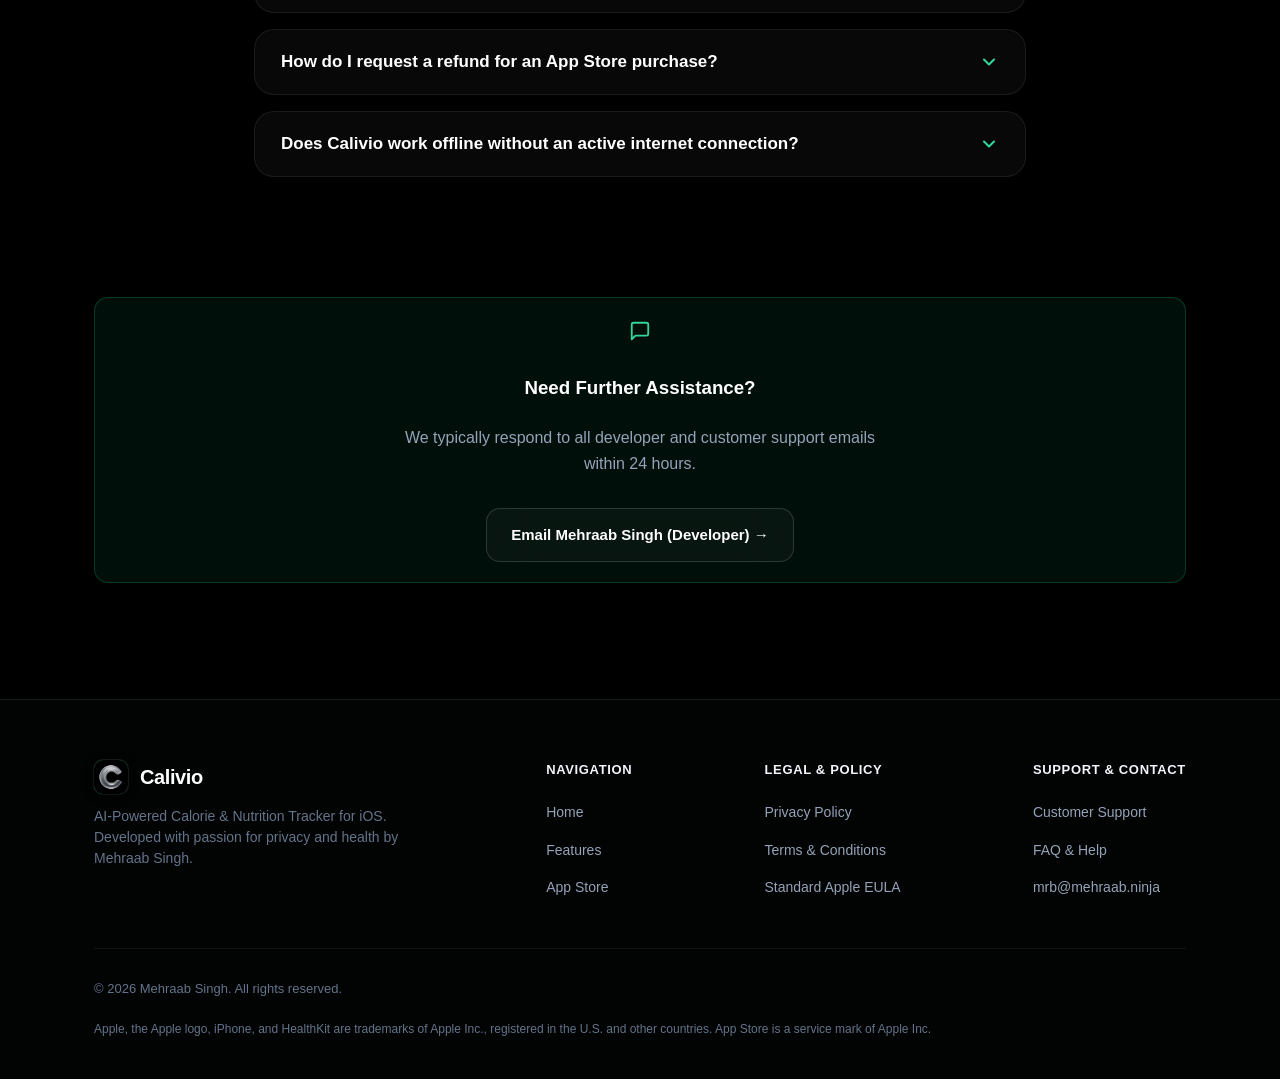
<file: support.html>
<!DOCTYPE html>
<html lang="en">
<head>
    <meta charset="UTF-8">
    <meta name="viewport" content="width=device-width, initial-scale=1.0">
    <title>Customer Support & Help Center — Calivio</title>
    <meta name="description" content="Calivio Customer Support Portal. Frequently Asked Questions, Apple Health sync troubleshooting, subscription management, and direct contact.">
    <meta name="author" content="Mehraab Singh">
    
    <!-- Open Graph / Facebook -->
    <meta property="og:type" content="website">
    <meta property="og:url" content="https://calivio.mehraab.ninja/support.html">
    <meta property="og:title" content="Support & Help Center — Calivio">
    <meta property="og:description" content="Dedicated customer support for Calivio on iOS. Get help with HealthKit syncing, subscriptions, and AI scanning.">
    <meta property="og:image" content="https://calivio.mehraab.ninja/assets/calivio-icon.png">

    <link rel="canonical" href="https://calivio.mehraab.ninja/support.html">
    <!-- Twitter -->
    <meta property="twitter:card" content="summary_large_image">
    <meta property="twitter:url" content="https://calivio.mehraab.ninja/support.html">
    <meta property="twitter:title" content="Support & Help Center — Calivio">
    <meta property="twitter:description" content="Dedicated customer support for Calivio on iOS. Get help with HealthKit syncing, subscriptions, and AI scanning.">
    <meta property="twitter:image" content="https://calivio.mehraab.ninja/assets/calivio-icon.png">

    <!-- Favicon & Apple Touch Icon -->
    <link rel="icon" type="image/png" href="assets/calivio-icon.png">
    <link rel="apple-touch-icon" href="assets/calivio-icon.png">
    
    <!-- Styles -->
    <link rel="stylesheet" href="styles.css">
</head>
<body>

    <!-- Frosted Glass Navigation -->
    <header class="site-header">
        <div class="nav-container">
            <a href="index.html" class="brand-link" aria-label="Calivio Home">
                <div class="brand-icon">
                    <img src="assets/calivio-icon.png" alt="Calivio App Icon" width="34" height="34">
                </div>
                <span>Calivio</span>
                <span class="brand-tag">iOS</span>
            </a>

            <nav>
                <ul class="nav-links">
                    <li><a href="index.html#features">Features</a></li>
                    <li><a href="privacy.html">Privacy Policy</a></li>
                    <li><a href="terms.html">Terms</a></li>
                    <li><a href="support.html" class="active">Support</a></li>
                </ul>
            </nav>

            <div class="nav-cta">
                <a href="https://apps.apple.com/app/calivio/id6775261027" target="_blank" rel="noopener noreferrer" class="nav-download-btn">
                    <svg viewBox="0 0 24 24" aria-hidden="true">
                        <path d="M18.71 19.5c-.83 1.24-1.71 2.45-3.05 2.47-1.34.03-1.77-.79-3.29-.79-1.53 0-2 .77-3.27.82-1.31.05-2.3-1.32-3.14-2.53C4.25 17 2.94 12.45 4.7 9.39c.87-1.52 2.43-2.48 4.12-2.51 1.28-.02 2.5.87 3.29.87.78 0 2.26-1.07 3.81-.91.65.03 2.47.26 3.64 1.98-.09.06-2.17 1.28-2.15 3.81.03 3.02 2.65 4.03 2.68 4.04-.03.07-.42 1.44-1.38 2.83M15.97 6.37c.62-.75 1.04-1.8 0.93-2.85-.9.04-1.99.6-2.63 1.35-.57.65-1.06 1.71-.93 2.73 1 .08 2.02-.48 2.63-1.23z"/>
                    </svg>
                    <span>App Store</span>
                </a>
            </div>

            <button class="mobile-toggle" id="mobileToggle" aria-label="Toggle Navigation Menu" aria-expanded="false">
                <svg viewBox="0 0 24 24" fill="none" stroke-width="2" stroke-linecap="round" stroke-linejoin="round">
                    <line x1="3" y1="12" x2="21" y2="12"></line>
                    <line x1="3" y1="6" x2="21" y2="6"></line>
                    <line x1="3" y1="18" x2="21" y2="18"></line>
                </svg>
            </button>
        </div>

        <!-- Mobile Drawer Menu -->
        <div class="mobile-menu" id="mobileMenu">
            <ul class="mobile-nav-links">
                <li><a href="index.html">Home</a></li>
                <li><a href="index.html#features">Features</a></li>
                <li><a href="privacy.html">Privacy Policy</a></li>
                <li><a href="terms.html">Terms & Conditions</a></li>
                <li><a href="support.html" class="active">Customer Support</a></li>
            </ul>
            <a href="https://apps.apple.com/app/calivio/id6775261027" target="_blank" rel="noopener noreferrer" class="app-store-btn" style="width: 100%; justify-content: center;">
                <svg viewBox="0 0 24 24" aria-hidden="true">
                    <path d="M18.71 19.5c-.83 1.24-1.71 2.45-3.05 2.47-1.34.03-1.77-.79-3.29-.79-1.53 0-2 .77-3.27.82-1.31.05-2.3-1.32-3.14-2.53C4.25 17 2.94 12.45 4.7 9.39c.87-1.52 2.43-2.48 4.12-2.51 1.28-.02 2.5.87 3.29.87.78 0 2.26-1.07 3.81-.91.65.03 2.47.26 3.64 1.98-.09.06-2.17 1.28-2.15 3.81.03 3.02 2.65 4.03 2.68 4.04-.03.07-.42 1.44-1.38 2.83M15.97 6.37c.62-.75 1.04-1.8 0.93-2.85-.9.04-1.99.6-2.63 1.35-.57.65-1.06 1.71-.93 2.73 1 .08 2.02-.48 2.63-1.23z"/>
                </svg>
                <div class="app-store-text">
                    <span class="app-store-subtitle">Download on the</span>
                    <span class="app-store-title">App Store</span>
                </div>
            </a>
        </div>
    </header>

    <main>
        <!-- Page Header -->
        <section class="page-hero">
            <div class="container container-narrow">
                <div class="badge-pill">
                    <span class="badge-dot"></span>
                    <span>OFFICIAL APP STORE SUPPORT PORTAL</span>
                </div>
                <h1 class="page-title">How can we help?</h1>
                <div class="page-meta">Guaranteed direct support for Calivio on iOS · Response within 24 hours</div>
            </div>
        </section>

        <!-- Direct Contact Cards -->
        <section class="container">
            <div class="support-cards">
                <!-- General Support -->
                <div class="support-card">
                    <div class="support-card-icon">
                        <svg viewBox="0 0 24 24" fill="none" stroke-width="2" stroke-linecap="round" stroke-linejoin="round">
                            <path d="M4 4h16c1.1 0 2 .9 2 2v12c0 1.1-.9 2-2 2H4c-1.1 0-2-.9-2-2V6c0-1.1.9-2 2-2z"></path>
                            <polyline points="22,6 12,13 2,6"></polyline>
                        </svg>
                    </div>
                    <h3>Direct Email Support</h3>
                    <p>Have questions about features, feedback, or need personal onboarding assistance? Reach our engineering team.</p>
                    <a href="mailto:mrb@mehraab.ninja?subject=Calivio%20Support%20Inquiry" class="support-action-btn">
                        <span>mrb@mehraab.ninja</span>
                        <svg width="14" height="14" viewBox="0 0 24 24" fill="none" stroke="currentColor" stroke-width="2" stroke-linecap="round" stroke-linejoin="round"><path d="M5 12h14M12 5l7 7-7 7"/></svg>
                    </a>
                </div>

                <!-- Bug Reporting -->
                <div class="support-card">
                    <div class="support-card-icon">
                        <svg viewBox="0 0 24 24" fill="none" stroke-width="2" stroke-linecap="round" stroke-linejoin="round">
                            <rect x="3" y="11" width="18" height="11" rx="2" ry="2"></rect>
                            <path d="M7 11V7a5 5 0 0 1 10 0v4"></path>
                        </svg>
                    </div>
                    <h3>Report an Issue / Bug</h3>
                    <p>Found a discrepancy in food macros, a scan glitch, or a crash? Submit a diagnostic report with iOS details.</p>
                    <a href="mailto:mrb@mehraab.ninja?subject=Calivio%20Bug%20Report" class="support-action-btn">
                        <span>Submit Bug Report</span>
                        <svg width="14" height="14" viewBox="0 0 24 24" fill="none" stroke="currentColor" stroke-width="2" stroke-linecap="round" stroke-linejoin="round"><path d="M5 12h14M12 5l7 7-7 7"/></svg>
                    </a>
                </div>

                <!-- Account & Data Requests -->
                <div class="support-card">
                    <div class="support-card-icon">
                        <svg viewBox="0 0 24 24" fill="none" stroke-width="2" stroke-linecap="round" stroke-linejoin="round">
                            <polyline points="3 6 5 6 21 6"></polyline>
                            <path d="M19 6v14a2 2 0 0 1-2 2H7a2 2 0 0 1-2-2V6m3 0V4a2 2 0 0 1 2-2h4a2 2 0 0 1 2 2v2"></path>
                        </svg>
                    </div>
                    <h3>Data Deletion & Privacy</h3>
                    <p>Request account removal or export your logged meal and nutrition history pursuant to GDPR / CCPA.</p>
                    <a href="mailto:mrb@mehraab.ninja?subject=Calivio%20Data%20Deletion%20Request" class="support-action-btn">
                        <span>Request Deletion</span>
                        <svg width="14" height="14" viewBox="0 0 24 24" fill="none" stroke="currentColor" stroke-width="2" stroke-linecap="round" stroke-linejoin="round"><path d="M5 12h14M12 5l7 7-7 7"/></svg>
                    </a>
                </div>
            </div>
        </section>

        <!-- Interactive FAQ Accordion -->
        <section class="section faq-section" id="faq">
            <div class="container container-narrow">
                <div class="section-header">
                    <div class="badge-pill">
                        <span class="badge-dot"></span>
                        <span>FREQUENTLY ASKED QUESTIONS</span>
                    </div>
                    <h2 class="section-title">Common Questions & Solutions</h2>
                    <p class="section-desc">Quick answers to help you configure HealthKit, manage subscriptions, and optimize food scanning.</p>
                </div>

                <div class="faq-group">
                    <!-- FAQ 1 -->
                    <div class="faq-accordion-item open">
                        <button class="faq-question-btn" aria-expanded="true">
                            <span>How do I sync Calivio with Apple Health?</span>
                            <svg class="faq-chevron" viewBox="0 0 24 24" fill="none" stroke="currentColor" stroke-width="2.5" stroke-linecap="round" stroke-linejoin="round">
                                <polyline points="6 9 12 15 18 9"></polyline>
                            </svg>
                        </button>
                        <div class="faq-answer-content">
                            <div class="faq-answer-body">
                                To grant or refresh Apple Health permissions:
                                <ol>
                                    <li>Open your iPhone's <strong>Settings</strong> app.</li>
                                    <li>Scroll down and tap <strong>Health</strong> &gt; <strong>Data Access &amp; Devices</strong>.</li>
                                    <li>Select <strong>Calivio</strong> from the list of applications.</li>
                                    <li>Tap <strong>Turn On All Categories</strong> to enable reading and writing Dietary Energy, Active Calories, and Macronutrients.</li>
                                </ol>
                                Once granted, Calivio updates your caloric expenditure and nutrition logs in real time.
                            </div>
                        </div>
                    </div>

                    <!-- FAQ 2 -->
                    <div class="faq-accordion-item">
                        <button class="faq-question-btn" aria-expanded="false">
                            <span>How do I manage, modify, or cancel my Calivio subscription?</span>
                            <svg class="faq-chevron" viewBox="0 0 24 24" fill="none" stroke="currentColor" stroke-width="2.5" stroke-linecap="round" stroke-linejoin="round">
                                <polyline points="6 9 12 15 18 9"></polyline>
                            </svg>
                        </button>
                        <div class="faq-answer-content">
                            <div class="faq-answer-body">
                                In accordance with Apple App Store guidelines, all subscriptions are billed and securely managed directly by Apple under your Apple ID:
                                <ol>
                                    <li>Open your iPhone's <strong>Settings</strong> app.</li>
                                    <li>Tap your <strong>Name / Apple ID</strong> banner at the very top.</li>
                                    <li>Tap <strong>Subscriptions</strong>.</li>
                                    <li>Find and tap <strong>Calivio</strong>.</li>
                                    <li>Tap <strong>Cancel Subscription</strong> (or select an alternate billing tier).</li>
                                </ol>
                                You will retain full access to Pro features until the end of your current paid billing period.
                            </div>
                        </div>
                    </div>

                    <!-- FAQ 3 -->
                    <div class="faq-accordion-item">
                        <button class="faq-question-btn" aria-expanded="false">
                            <span>How does AI food and barcode recognition work?</span>
                            <svg class="faq-chevron" viewBox="0 0 24 24" fill="none" stroke="currentColor" stroke-width="2.5" stroke-linecap="round" stroke-linejoin="round">
                                <polyline points="6 9 12 15 18 9"></polyline>
                            </svg>
                        </button>
                        <div class="faq-answer-content">
                            <div class="faq-answer-body">
                                <p>Calivio utilizes specialized computer vision and food nutrition models to classify foods and estimate portion sizes. Simply tap the camera button inside the app and point your lens at your meal.</p>
                                <p>For packaged foods, point the camera directly at the UPC / EAN barcode for instant 100% verified nutrition facts from our global food database.</p>
                            </div>
                        </div>
                    </div>

                    <!-- FAQ 4 -->
                    <div class="faq-accordion-item">
                        <button class="faq-question-btn" aria-expanded="false">
                            <span>How can I delete my account and data?</span>
                            <svg class="faq-chevron" viewBox="0 0 24 24" fill="none" stroke="currentColor" stroke-width="2.5" stroke-linecap="round" stroke-linejoin="round">
                                <polyline points="6 9 12 15 18 9"></polyline>
                            </svg>
                        </button>
                        <div class="faq-answer-content">
                            <div class="faq-answer-body">
                                <p>You have full autonomy over your data:</p>
                                <ul>
                                    <li><strong>In-App:</strong> Go to <em>Settings &gt; Account &gt; Delete Account</em> and confirm. Your cloud profile, credentials, and synced food entries are immediately and permanently erased from our servers.</li>
                                    <li><strong>Local Data:</strong> To delete cached logs stored locally on your device, simply delete the Calivio app from your iPhone.</li>
                                    <li><strong>Support Request:</strong> You can also email <a href="mailto:mrb@mehraab.ninja?subject=Calivio%20Data%20Deletion%20Request">mrb@mehraab.ninja</a> with your account email address.</li>
                                </ul>
                            </div>
                        </div>
                    </div>

                    <!-- FAQ 5 -->
                    <div class="faq-accordion-item">
                        <button class="faq-question-btn" aria-expanded="false">
                            <span>How do I request a refund for an App Store purchase?</span>
                            <svg class="faq-chevron" viewBox="0 0 24 24" fill="none" stroke="currentColor" stroke-width="2.5" stroke-linecap="round" stroke-linejoin="round">
                                <polyline points="6 9 12 15 18 9"></polyline>
                            </svg>
                        </button>
                        <div class="faq-answer-content">
                            <div class="faq-answer-body">
                                All in-app financial transactions and subscriptions are processed by Apple. App developers do not have access to your credit card or billing portal. To request a refund, visit Apple's official refund portal at <a href="https://reportaproblem.apple.com" target="_blank" rel="noopener noreferrer">reportaproblem.apple.com</a>, sign in with your Apple ID, locate Calivio, and choose "Request a refund".
                            </div>
                        </div>
                    </div>

                    <!-- FAQ 6 -->
                    <div class="faq-accordion-item">
                        <button class="faq-question-btn" aria-expanded="false">
                            <span>Does Calivio work offline without an active internet connection?</span>
                            <svg class="faq-chevron" viewBox="0 0 24 24" fill="none" stroke="currentColor" stroke-width="2.5" stroke-linecap="round" stroke-linejoin="round">
                                <polyline points="6 9 12 15 18 9"></polyline>
                            </svg>
                        </button>
                        <div class="faq-answer-content">
                            <div class="faq-answer-body">
                                Yes. You can manually log meals, track macros, view past history, and synchronize with Apple HealthKit completely offline. Any cloud sync operations will automatically queue and resume seamlessly once your device reconnects to Wi-Fi or cellular data.
                            </div>
                        </div>
                    </div>
                </div>
            </div>
        </section>

        <!-- Direct Contact Info Banner -->
        <section class="container" style="padding-bottom: 80px;">
            <div class="callout-box" style="margin-top: 40px; justify-content: center; text-align: center; flex-direction: column; align-items: center;">
                <div class="callout-icon" style="margin-bottom: 8px;">
                    <svg viewBox="0 0 24 24" fill="none" stroke-width="2" stroke-linecap="round" stroke-linejoin="round">
                        <path d="M21 15a2 2 0 0 1-2 2H7l-4 4V5a2 2 0 0 1 2-2h14a2 2 0 0 1 2 2z"></path>
                    </svg>
                </div>
                <h3 style="color: var(--text-white); margin-bottom: 6px;">Need Further Assistance?</h3>
                <p style="color: var(--text-secondary); max-width: 500px; margin-bottom: 16px;">We typically respond to all developer and customer support emails within 24 hours.</p>
                <a href="mailto:mrb@mehraab.ninja" class="secondary-btn">Email Mehraab Singh (Developer) &rarr;</a>
            </div>
        </section>
    </main>

    <!-- Footer -->
    <footer class="site-footer">
        <div class="container">
            <div class="footer-top">
                <div class="footer-brand">
                    <a href="index.html" class="brand-link">
                        <div class="brand-icon">
                            <img src="assets/calivio-icon.png" alt="Calivio App Icon" width="34" height="34">
                        </div>
                        <span>Calivio</span>
                    </a>
                    <p class="footer-tagline">AI-Powered Calorie & Nutrition Tracker for iOS. Developed with passion for privacy and health by Mehraab Singh.</p>
                </div>

                <div class="footer-nav-col">
                    <h5>Navigation</h5>
                    <ul class="footer-links-list">
                        <li><a href="index.html">Home</a></li>
                        <li><a href="index.html#features">Features</a></li>
                        <li><a href="https://apps.apple.com/app/calivio/id6775261027" target="_blank" rel="noopener noreferrer">App Store</a></li>
                    </ul>
                </div>

                <div class="footer-nav-col">
                    <h5>Legal & Policy</h5>
                    <ul class="footer-links-list">
                        <li><a href="privacy.html">Privacy Policy</a></li>
                        <li><a href="terms.html">Terms & Conditions</a></li>
                        <li><a href="terms.html#eula">Standard Apple EULA</a></li>
                    </ul>
                </div>

                <div class="footer-nav-col">
                    <h5>Support & Contact</h5>
                    <ul class="footer-links-list">
                        <li><a href="support.html">Customer Support</a></li>
                        <li><a href="support.html#faq">FAQ & Help</a></li>
                        <li><a href="mailto:mrb@mehraab.ninja">mrb@mehraab.ninja</a></li>
                    </ul>
                </div>
            </div>

            <div class="footer-bottom">
                <div>&copy; 2026 Mehraab Singh. All rights reserved.</div>
                <div class="footer-compliance-note">Apple, the Apple logo, iPhone, and HealthKit are trademarks of Apple Inc., registered in the U.S. and other countries. App Store is a service mark of Apple Inc.</div>
            </div>
        </div>
    </footer>

    <!-- Interactive Scripts -->
    <script src="script.js"></script>
</body>
</html>
</file>
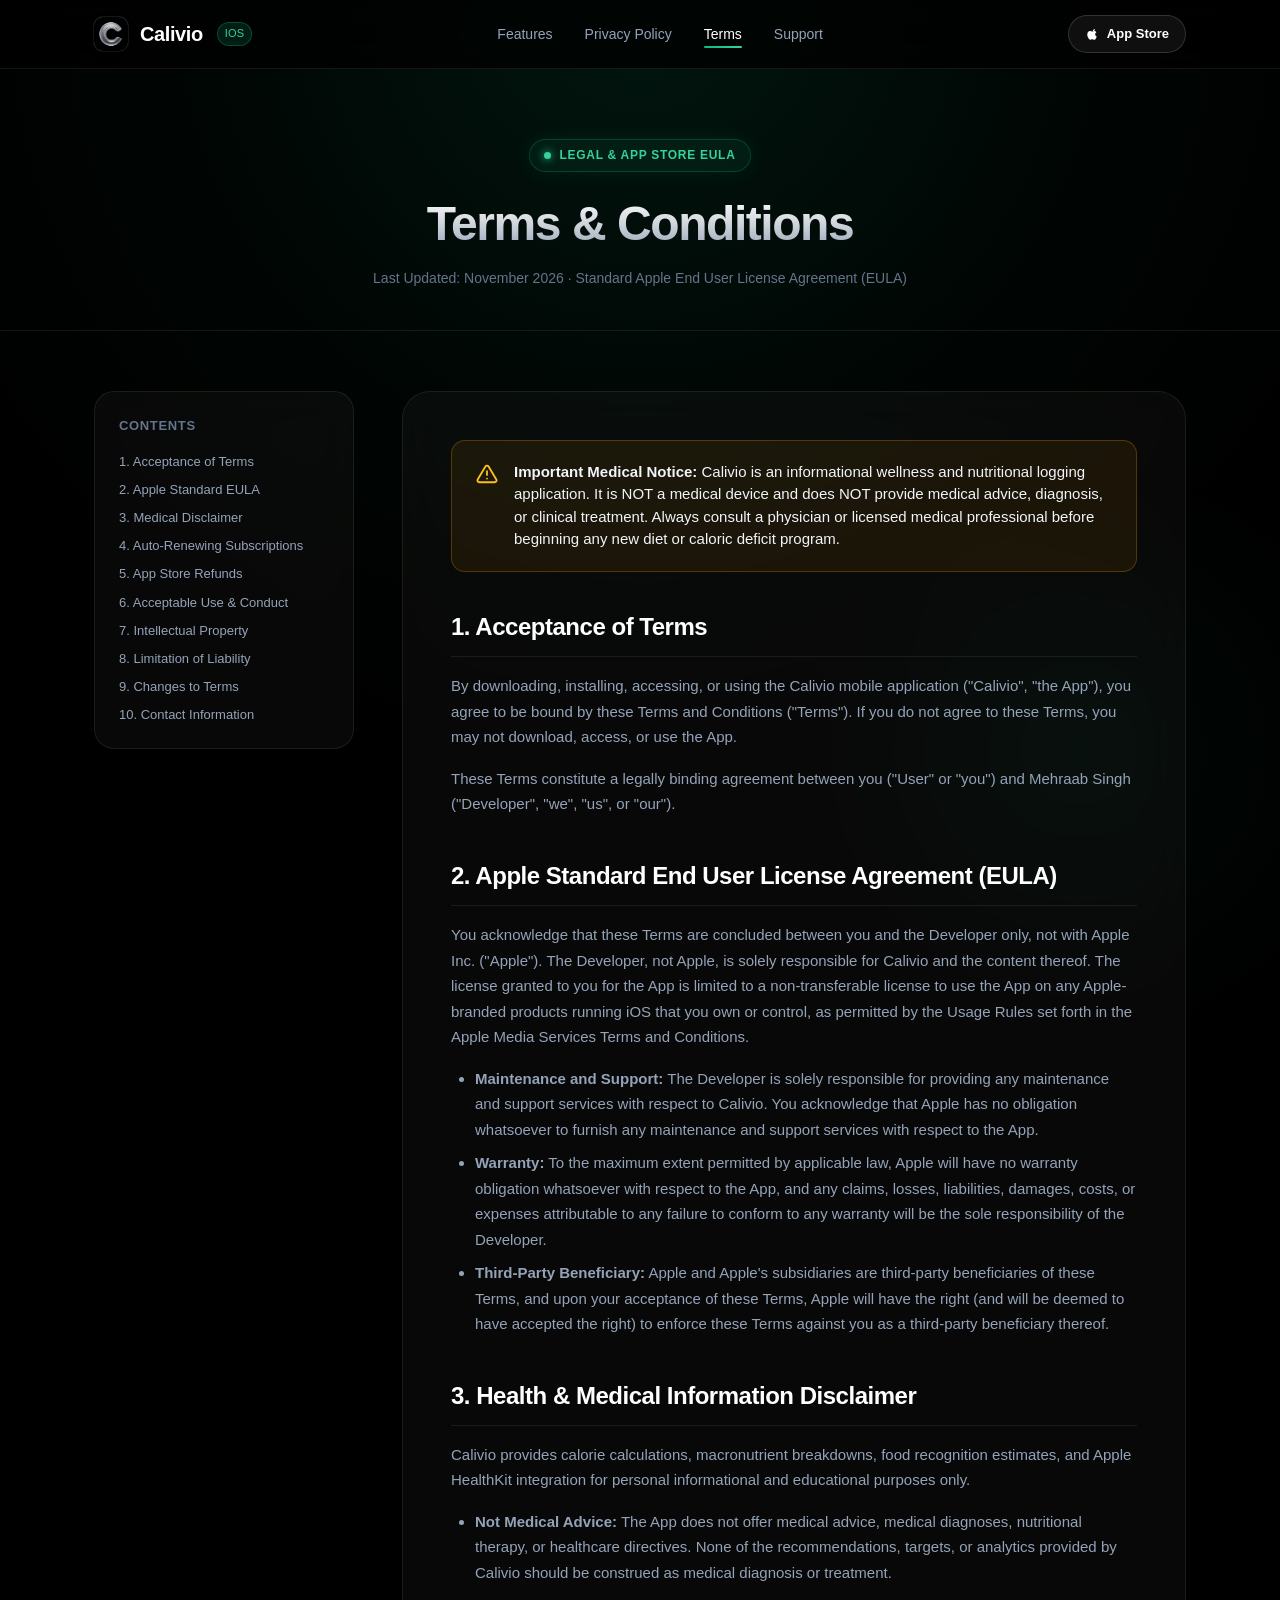
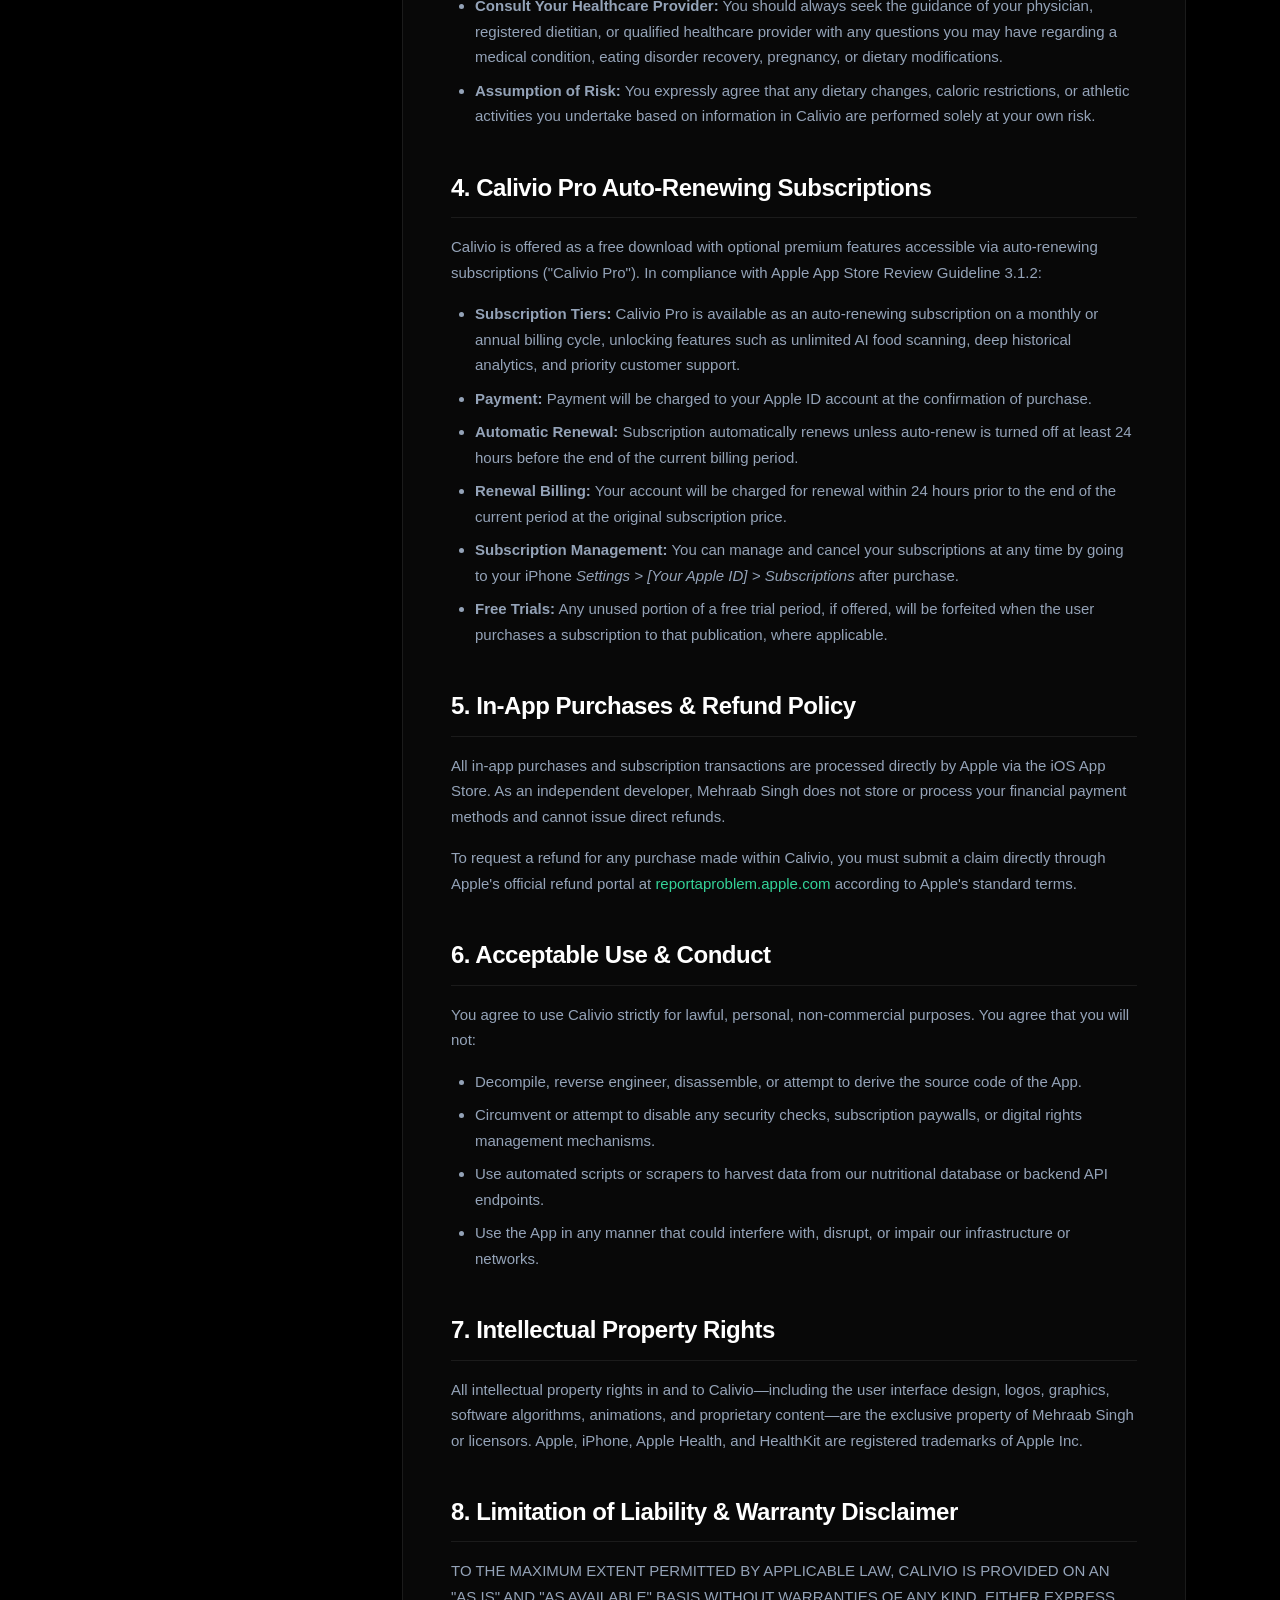
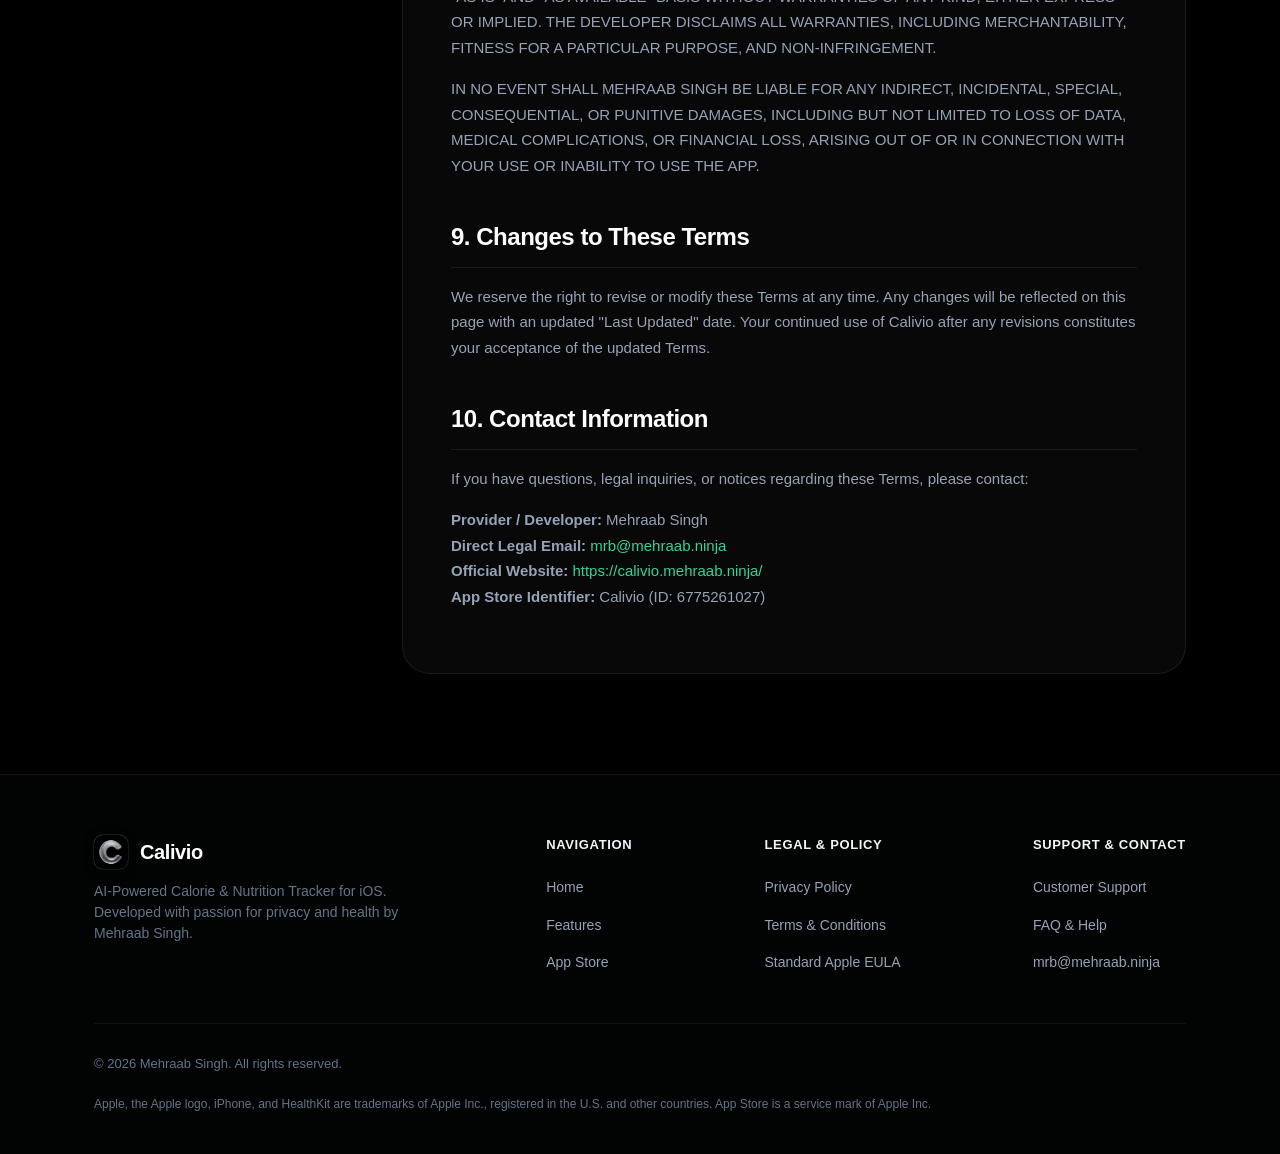
<file: terms.html>
<!DOCTYPE html>
<html lang="en">
<head>
    <meta charset="UTF-8">
    <meta name="viewport" content="width=device-width, initial-scale=1.0">
    <title>Terms & Conditions — Calivio</title>
    <meta name="description" content="Official Terms & Conditions and End User License Agreement (EULA) for Calivio iOS application.">
    <meta name="author" content="Mehraab Singh">
    
    <!-- Open Graph / Facebook -->
    <meta property="og:type" content="website">
    <meta property="og:url" content="https://calivio.mehraab.ninja/terms.html">
    <meta property="og:title" content="Terms & Conditions — Calivio">
    <meta property="og:description" content="End User License Agreement (EULA), subscription disclosures, and terms governing the use of Calivio on iOS.">
    <meta property="og:image" content="https://calivio.mehraab.ninja/assets/calivio-icon.png">

    <link rel="canonical" href="https://calivio.mehraab.ninja/terms.html">
    <!-- Twitter -->
    <meta property="twitter:card" content="summary_large_image">
    <meta property="twitter:url" content="https://calivio.mehraab.ninja/terms.html">
    <meta property="twitter:title" content="Terms & Conditions — Calivio">
    <meta property="twitter:description" content="End User License Agreement (EULA), subscription disclosures, and terms governing the use of Calivio on iOS.">
    <meta property="twitter:image" content="https://calivio.mehraab.ninja/assets/calivio-icon.png">

    <!-- Favicon & Apple Touch Icon -->
    <link rel="icon" type="image/png" href="assets/calivio-icon.png">
    <link rel="apple-touch-icon" href="assets/calivio-icon.png">
    
    <!-- Styles -->
    <link rel="stylesheet" href="styles.css">
</head>
<body>

    <!-- Frosted Glass Navigation -->
    <header class="site-header">
        <div class="nav-container">
            <a href="index.html" class="brand-link" aria-label="Calivio Home">
                <div class="brand-icon">
                    <img src="assets/calivio-icon.png" alt="Calivio App Icon" width="34" height="34">
                </div>
                <span>Calivio</span>
                <span class="brand-tag">iOS</span>
            </a>

            <nav>
                <ul class="nav-links">
                    <li><a href="index.html#features">Features</a></li>
                    <li><a href="privacy.html">Privacy Policy</a></li>
                    <li><a href="terms.html" class="active">Terms</a></li>
                    <li><a href="support.html">Support</a></li>
                </ul>
            </nav>

            <div class="nav-cta">
                <a href="https://apps.apple.com/app/calivio/id6775261027" target="_blank" rel="noopener noreferrer" class="nav-download-btn">
                    <svg viewBox="0 0 24 24" aria-hidden="true">
                        <path d="M18.71 19.5c-.83 1.24-1.71 2.45-3.05 2.47-1.34.03-1.77-.79-3.29-.79-1.53 0-2 .77-3.27.82-1.31.05-2.3-1.32-3.14-2.53C4.25 17 2.94 12.45 4.7 9.39c.87-1.52 2.43-2.48 4.12-2.51 1.28-.02 2.5.87 3.29.87.78 0 2.26-1.07 3.81-.91.65.03 2.47.26 3.64 1.98-.09.06-2.17 1.28-2.15 3.81.03 3.02 2.65 4.03 2.68 4.04-.03.07-.42 1.44-1.38 2.83M15.97 6.37c.62-.75 1.04-1.8 0.93-2.85-.9.04-1.99.6-2.63 1.35-.57.65-1.06 1.71-.93 2.73 1 .08 2.02-.48 2.63-1.23z"/>
                    </svg>
                    <span>App Store</span>
                </a>
            </div>

            <button class="mobile-toggle" id="mobileToggle" aria-label="Toggle Navigation Menu" aria-expanded="false">
                <svg viewBox="0 0 24 24" fill="none" stroke-width="2" stroke-linecap="round" stroke-linejoin="round">
                    <line x1="3" y1="12" x2="21" y2="12"></line>
                    <line x1="3" y1="6" x2="21" y2="6"></line>
                    <line x1="3" y1="18" x2="21" y2="18"></line>
                </svg>
            </button>
        </div>

        <!-- Mobile Drawer Menu -->
        <div class="mobile-menu" id="mobileMenu">
            <ul class="mobile-nav-links">
                <li><a href="index.html">Home</a></li>
                <li><a href="index.html#features">Features</a></li>
                <li><a href="privacy.html">Privacy Policy</a></li>
                <li><a href="terms.html" class="active">Terms & Conditions</a></li>
                <li><a href="support.html">Customer Support</a></li>
            </ul>
            <a href="https://apps.apple.com/app/calivio/id6775261027" target="_blank" rel="noopener noreferrer" class="app-store-btn" style="width: 100%; justify-content: center;">
                <svg viewBox="0 0 24 24" aria-hidden="true">
                    <path d="M18.71 19.5c-.83 1.24-1.71 2.45-3.05 2.47-1.34.03-1.77-.79-3.29-.79-1.53 0-2 .77-3.27.82-1.31.05-2.3-1.32-3.14-2.53C4.25 17 2.94 12.45 4.7 9.39c.87-1.52 2.43-2.48 4.12-2.51 1.28-.02 2.5.87 3.29.87.78 0 2.26-1.07 3.81-.91.65.03 2.47.26 3.64 1.98-.09.06-2.17 1.28-2.15 3.81.03 3.02 2.65 4.03 2.68 4.04-.03.07-.42 1.44-1.38 2.83M15.97 6.37c.62-.75 1.04-1.8 0.93-2.85-.9.04-1.99.6-2.63 1.35-.57.65-1.06 1.71-.93 2.73 1 .08 2.02-.48 2.63-1.23z"/>
                </svg>
                <div class="app-store-text">
                    <span class="app-store-subtitle">Download on the</span>
                    <span class="app-store-title">App Store</span>
                </div>
            </a>
        </div>
    </header>

    <main>
        <!-- Page Header -->
        <section class="page-hero">
            <div class="container container-narrow">
                <div class="badge-pill">
                    <span class="badge-dot"></span>
                    <span>LEGAL & APP STORE EULA</span>
                </div>
                <h1 class="page-title">Terms & Conditions</h1>
                <div class="page-meta">Last Updated: November 2026 · Standard Apple End User License Agreement (EULA)</div>
            </div>
        </section>

        <!-- Main Content Area -->
        <div class="container">
            <div class="legal-layout">
                <!-- Sticky Sidebar Table of Contents -->
                <aside class="legal-sidebar">
                    <div class="toc-card">
                        <div class="toc-title">Contents</div>
                        <ul class="toc-list">
                            <li><a href="#acceptance">1. Acceptance of Terms</a></li>
                            <li><a href="#eula">2. Apple Standard EULA</a></li>
                            <li><a href="#medical-disclaimer">3. Medical Disclaimer</a></li>
                            <li><a href="#subscriptions">4. Auto-Renewing Subscriptions</a></li>
                            <li><a href="#refunds">5. App Store Refunds</a></li>
                            <li><a href="#acceptable-use">6. Acceptable Use & Conduct</a></li>
                            <li><a href="#intellectual-property">7. Intellectual Property</a></li>
                            <li><a href="#liability">8. Limitation of Liability</a></li>
                            <li><a href="#modifications">9. Changes to Terms</a></li>
                            <li><a href="#contact">10. Contact Information</a></li>
                        </ul>
                    </div>
                </aside>

                <!-- Article Body -->
                <article class="article-content">
                    <!-- Medical Notice Callout -->
                    <div class="callout-box warning">
                        <div class="callout-icon">
                            <svg viewBox="0 0 24 24" fill="none" stroke-width="2" stroke-linecap="round" stroke-linejoin="round">
                                <path d="M10.29 3.86L1.82 18a2 2 0 0 0 1.71 3h16.94a2 2 0 0 0 1.71-3L13.71 3.86a2 2 0 0 0-3.42 0z"></path>
                                <line x1="12" y1="9" x2="12" y2="13"></line>
                                <line x1="12" y1="17" x2="12.01" y2="17"></line>
                            </svg>
                        </div>
                        <div class="callout-text">
                            <strong>Important Medical Notice:</strong> Calivio is an informational wellness and nutritional logging application. It is NOT a medical device and does NOT provide medical advice, diagnosis, or clinical treatment. Always consult a physician or licensed medical professional before beginning any new diet or caloric deficit program.
                        </div>
                    </div>

                    <!-- Section 1 -->
                    <section class="legal-section" id="acceptance">
                        <h2>1. Acceptance of Terms</h2>
                        <p>By downloading, installing, accessing, or using the Calivio mobile application ("Calivio", "the App"), you agree to be bound by these Terms and Conditions ("Terms"). If you do not agree to these Terms, you may not download, access, or use the App.</p>
                        <p>These Terms constitute a legally binding agreement between you ("User" or "you") and Mehraab Singh ("Developer", "we", "us", or "our").</p>
                    </section>

                    <!-- Section 2 -->
                    <section class="legal-section" id="eula">
                        <h2>2. Apple Standard End User License Agreement (EULA)</h2>
                        <p>You acknowledge that these Terms are concluded between you and the Developer only, not with Apple Inc. ("Apple"). The Developer, not Apple, is solely responsible for Calivio and the content thereof. The license granted to you for the App is limited to a non-transferable license to use the App on any Apple-branded products running iOS that you own or control, as permitted by the Usage Rules set forth in the Apple Media Services Terms and Conditions.</p>
                        <ul>
                            <li><strong>Maintenance and Support:</strong> The Developer is solely responsible for providing any maintenance and support services with respect to Calivio. You acknowledge that Apple has no obligation whatsoever to furnish any maintenance and support services with respect to the App.</li>
                            <li><strong>Warranty:</strong> To the maximum extent permitted by applicable law, Apple will have no warranty obligation whatsoever with respect to the App, and any claims, losses, liabilities, damages, costs, or expenses attributable to any failure to conform to any warranty will be the sole responsibility of the Developer.</li>
                            <li><strong>Third-Party Beneficiary:</strong> Apple and Apple's subsidiaries are third-party beneficiaries of these Terms, and upon your acceptance of these Terms, Apple will have the right (and will be deemed to have accepted the right) to enforce these Terms against you as a third-party beneficiary thereof.</li>
                        </ul>
                    </section>

                    <!-- Section 3 -->
                    <section class="legal-section" id="medical-disclaimer">
                        <h2>3. Health & Medical Information Disclaimer</h2>
                        <p>Calivio provides calorie calculations, macronutrient breakdowns, food recognition estimates, and Apple HealthKit integration for personal informational and educational purposes only.</p>
                        <ul>
                            <li><strong>Not Medical Advice:</strong> The App does not offer medical advice, medical diagnoses, nutritional therapy, or healthcare directives. None of the recommendations, targets, or analytics provided by Calivio should be construed as medical diagnosis or treatment.</li>
                            <li><strong>Consult Your Healthcare Provider:</strong> You should always seek the guidance of your physician, registered dietitian, or qualified healthcare provider with any questions you may have regarding a medical condition, eating disorder recovery, pregnancy, or dietary modifications.</li>
                            <li><strong>Assumption of Risk:</strong> You expressly agree that any dietary changes, caloric restrictions, or athletic activities you undertake based on information in Calivio are performed solely at your own risk.</li>
                        </ul>
                    </section>

                    <!-- Section 4 -->
                    <section class="legal-section" id="subscriptions">
                        <h2>4. Calivio Pro Auto-Renewing Subscriptions</h2>
                        <p>Calivio is offered as a free download with optional premium features accessible via auto-renewing subscriptions ("Calivio Pro"). In compliance with Apple App Store Review Guideline 3.1.2:</p>
                        <ul>
                            <li><strong>Subscription Tiers:</strong> Calivio Pro is available as an auto-renewing subscription on a monthly or annual billing cycle, unlocking features such as unlimited AI food scanning, deep historical analytics, and priority customer support.</li>
                            <li><strong>Payment:</strong> Payment will be charged to your Apple ID account at the confirmation of purchase.</li>
                            <li><strong>Automatic Renewal:</strong> Subscription automatically renews unless auto-renew is turned off at least 24 hours before the end of the current billing period.</li>
                            <li><strong>Renewal Billing:</strong> Your account will be charged for renewal within 24 hours prior to the end of the current period at the original subscription price.</li>
                            <li><strong>Subscription Management:</strong> You can manage and cancel your subscriptions at any time by going to your iPhone <em>Settings &gt; [Your Apple ID] &gt; Subscriptions</em> after purchase.</li>
                            <li><strong>Free Trials:</strong> Any unused portion of a free trial period, if offered, will be forfeited when the user purchases a subscription to that publication, where applicable.</li>
                        </ul>
                    </section>

                    <!-- Section 5 -->
                    <section class="legal-section" id="refunds">
                        <h2>5. In-App Purchases & Refund Policy</h2>
                        <p>All in-app purchases and subscription transactions are processed directly by Apple via the iOS App Store. As an independent developer, Mehraab Singh does not store or process your financial payment methods and cannot issue direct refunds.</p>
                        <p>To request a refund for any purchase made within Calivio, you must submit a claim directly through Apple's official refund portal at <a href="https://reportaproblem.apple.com" target="_blank" rel="noopener noreferrer">reportaproblem.apple.com</a> according to Apple's standard terms.</p>
                    </section>

                    <!-- Section 6 -->
                    <section class="legal-section" id="acceptable-use">
                        <h2>6. Acceptable Use & Conduct</h2>
                        <p>You agree to use Calivio strictly for lawful, personal, non-commercial purposes. You agree that you will not:</p>
                        <ul>
                            <li>Decompile, reverse engineer, disassemble, or attempt to derive the source code of the App.</li>
                            <li>Circumvent or attempt to disable any security checks, subscription paywalls, or digital rights management mechanisms.</li>
                            <li>Use automated scripts or scrapers to harvest data from our nutritional database or backend API endpoints.</li>
                            <li>Use the App in any manner that could interfere with, disrupt, or impair our infrastructure or networks.</li>
                        </ul>
                    </section>

                    <!-- Section 7 -->
                    <section class="legal-section" id="intellectual-property">
                        <h2>7. Intellectual Property Rights</h2>
                        <p>All intellectual property rights in and to Calivio—including the user interface design, logos, graphics, software algorithms, animations, and proprietary content—are the exclusive property of Mehraab Singh or licensors. Apple, iPhone, Apple Health, and HealthKit are registered trademarks of Apple Inc.</p>
                    </section>

                    <!-- Section 8 -->
                    <section class="legal-section" id="liability">
                        <h2>8. Limitation of Liability & Warranty Disclaimer</h2>
                        <p>TO THE MAXIMUM EXTENT PERMITTED BY APPLICABLE LAW, CALIVIO IS PROVIDED ON AN "AS IS" AND "AS AVAILABLE" BASIS WITHOUT WARRANTIES OF ANY KIND, EITHER EXPRESS OR IMPLIED. THE DEVELOPER DISCLAIMS ALL WARRANTIES, INCLUDING MERCHANTABILITY, FITNESS FOR A PARTICULAR PURPOSE, AND NON-INFRINGEMENT.</p>
                        <p>IN NO EVENT SHALL MEHRAAB SINGH BE LIABLE FOR ANY INDIRECT, INCIDENTAL, SPECIAL, CONSEQUENTIAL, OR PUNITIVE DAMAGES, INCLUDING BUT NOT LIMITED TO LOSS OF DATA, MEDICAL COMPLICATIONS, OR FINANCIAL LOSS, ARISING OUT OF OR IN CONNECTION WITH YOUR USE OR INABILITY TO USE THE APP.</p>
                    </section>

                    <!-- Section 9 -->
                    <section class="legal-section" id="modifications">
                        <h2>9. Changes to These Terms</h2>
                        <p>We reserve the right to revise or modify these Terms at any time. Any changes will be reflected on this page with an updated "Last Updated" date. Your continued use of Calivio after any revisions constitutes your acceptance of the updated Terms.</p>
                    </section>

                    <!-- Section 10 -->
                    <section class="legal-section" id="contact">
                        <h2>10. Contact Information</h2>
                        <p>If you have questions, legal inquiries, or notices regarding these Terms, please contact:</p>
                        <p>
                            <strong>Provider / Developer:</strong> Mehraab Singh<br>
                            <strong>Direct Legal Email:</strong> <a href="mailto:mrb@mehraab.ninja">mrb@mehraab.ninja</a><br>
                            <strong>Official Website:</strong> <a href="https://calivio.mehraab.ninja/">https://calivio.mehraab.ninja/</a><br>
                            <strong>App Store Identifier:</strong> Calivio (ID: 6775261027)
                        </p>
                    </section>
                </article>
            </div>
        </div>
    </main>

    <!-- Footer -->
    <footer class="site-footer">
        <div class="container">
            <div class="footer-top">
                <div class="footer-brand">
                    <a href="index.html" class="brand-link">
                        <div class="brand-icon">
                            <img src="assets/calivio-icon.png" alt="Calivio App Icon" width="34" height="34">
                        </div>
                        <span>Calivio</span>
                    </a>
                    <p class="footer-tagline">AI-Powered Calorie & Nutrition Tracker for iOS. Developed with passion for privacy and health by Mehraab Singh.</p>
                </div>

                <div class="footer-nav-col">
                    <h5>Navigation</h5>
                    <ul class="footer-links-list">
                        <li><a href="index.html">Home</a></li>
                        <li><a href="index.html#features">Features</a></li>
                        <li><a href="https://apps.apple.com/app/calivio/id6775261027" target="_blank" rel="noopener noreferrer">App Store</a></li>
                    </ul>
                </div>

                <div class="footer-nav-col">
                    <h5>Legal & Policy</h5>
                    <ul class="footer-links-list">
                        <li><a href="privacy.html">Privacy Policy</a></li>
                        <li><a href="terms.html">Terms & Conditions</a></li>
                        <li><a href="#eula">Standard Apple EULA</a></li>
                    </ul>
                </div>

                <div class="footer-nav-col">
                    <h5>Support & Contact</h5>
                    <ul class="footer-links-list">
                        <li><a href="support.html">Customer Support</a></li>
                        <li><a href="support.html#faq">FAQ & Help</a></li>
                        <li><a href="mailto:mrb@mehraab.ninja">mrb@mehraab.ninja</a></li>
                    </ul>
                </div>
            </div>

            <div class="footer-bottom">
                <div>&copy; 2026 Mehraab Singh. All rights reserved.</div>
                <div class="footer-compliance-note">Apple, the Apple logo, iPhone, and HealthKit are trademarks of Apple Inc., registered in the U.S. and other countries. App Store is a service mark of Apple Inc.</div>
            </div>
        </div>
    </footer>

    <!-- Interactive Scripts -->
    <script src="script.js"></script>
</body>
</html>
</file>
<file: styles.css>
/* ==========================================================================
   CALIVIO — APPLE LIQUID GLASS DARK THEME DESIGN SYSTEM
   Official Website & Apple App Store Connect Compliance
   ========================================================================== */

:root {
    /* Color Palette */
    --bg-base: #000000;
    --bg-surface: #050807;
    --bg-surface-elevated: #0a0f0d;
    
    /* Emerald & Mint Accents */
    --accent-emerald: #10B981;
    --accent-emerald-dark: #059669;
    --accent-mint: #34D399;
    --accent-teal: #14B8A6;
    --accent-glow: rgba(16, 185, 129, 0.25);
    --accent-glow-subtle: rgba(16, 185, 129, 0.08);
    --accent-muted: rgba(16, 185, 129, 0.12);
    
    /* Glassmorphism & Liquid Glass */
    --glass-bg: rgba(255, 255, 255, 0.03);
    --glass-bg-hover: rgba(255, 255, 255, 0.06);
    --glass-bg-active: rgba(255, 255, 255, 0.08);
    --glass-border: rgba(255, 255, 255, 0.08);
    --glass-border-light: rgba(255, 255, 255, 0.15);
    --glass-border-hover: rgba(16, 185, 129, 0.35);
    --glass-blur: 24px;
    --glass-blur-heavy: 32px;
    
    /* Typography */
    --font-sans: -apple-system, BlinkMacSystemFont, "SF Pro Display", "SF Pro Text", "Inter", -apple-system, sans-serif;
    --font-mono: "SF Mono", Menlo, Monaco, Consolas, monospace;
    
    --text-white: #FFFFFF;
    --text-silver: #F1F5F9;
    --text-secondary: #94A3B8;
    --text-muted: #64748B;
    --text-emerald: #34D399;
    
    /* Layout */
    --container-max: 1140px;
    --container-narrow: 840px;
    --radius-sm: 8px;
    --radius-md: 14px;
    --radius-lg: 20px;
    --radius-xl: 28px;
    --radius-pill: 9999px;
    
    /* Transitions */
    --transition-fast: 0.2s cubic-bezier(0.16, 1, 0.3, 1);
    --transition-smooth: 0.35s cubic-bezier(0.16, 1, 0.3, 1);
}

/* Base Reset */
*, *::before, *::after {
    margin: 0;
    padding: 0;
    box-sizing: border-box;
}

html {
    scroll-behavior: smooth;
    font-size: 16px;
    background-color: var(--bg-base);
}

body {
    font-family: var(--font-sans);
    background-color: var(--bg-base);
    color: var(--text-secondary);
    line-height: 1.6;
    -webkit-font-smoothing: antialiased;
    -moz-osx-font-smoothing: grayscale;
    min-height: 100vh;
    display: flex;
    flex-direction: column;
    overflow-x: hidden;
    position: relative;
}

/* Ambient Radial Background Glows */
body::before {
    content: "";
    position: fixed;
    top: 0;
    left: 50%;
    transform: translateX(-50%);
    width: 100vw;
    height: 900px;
    background: radial-gradient(circle at 50% 0%, rgba(16, 185, 129, 0.12) 0%, rgba(5, 150, 105, 0.04) 40%, rgba(0, 0, 0, 0) 70%);
    pointer-events: none;
    z-index: 0;
}

body::after {
    content: "";
    position: fixed;
    bottom: -150px;
    right: -100px;
    width: 600px;
    height: 600px;
    background: radial-gradient(circle, rgba(16, 185, 129, 0.05) 0%, rgba(0, 0, 0, 0) 70%);
    pointer-events: none;
    z-index: 0;
}

/* Links */
a {
    color: var(--accent-mint);
    text-decoration: none;
    transition: color var(--transition-fast), border-color var(--transition-fast);
}

a:hover {
    color: var(--text-white);
}

/* Layout Containers */
.container {
    width: 100%;
    max-width: var(--container-max);
    margin: 0 auto;
    padding: 0 24px;
    position: relative;
    z-index: 1;
}

.container-narrow {
    max-width: var(--container-narrow);
}

/* ==========================================================================
   NAVIGATION BAR
   ========================================================================== */
header.site-header {
    position: sticky;
    top: 0;
    left: 0;
    width: 100%;
    z-index: 1000;
    background: rgba(0, 0, 0, 0.75);
    backdrop-filter: blur(var(--glass-blur));
    -webkit-backdrop-filter: blur(var(--glass-blur));
    border-bottom: 1px solid var(--glass-border);
    transition: background var(--transition-fast), border-color var(--transition-fast);
}

.nav-container {
    display: flex;
    justify-content: space-between;
    align-items: center;
    height: 68px;
    max-width: var(--container-max);
    margin: 0 auto;
    padding: 0 24px;
}

/* Brand Logo */
.brand-link {
    display: flex;
    align-items: center;
    gap: 12px;
    color: var(--text-white);
    text-decoration: none;
    font-weight: 700;
    font-size: 20px;
    letter-spacing: -0.02em;
}

.brand-icon {
    width: 34px;
    height: 34px;
    border-radius: 9px;
    overflow: hidden;
    box-shadow: 0 2px 10px rgba(0, 0, 0, 0.5), 0 0 0 1px rgba(255, 255, 255, 0.1);
    display: flex;
    align-items: center;
    justify-content: center;
    background: linear-gradient(135deg, #10B981, #047857);
}

.brand-icon img {
    width: 100%;
    height: 100%;
    object-fit: cover;
    display: block;
}

.brand-tag {
    font-size: 11px;
    font-weight: 500;
    padding: 2px 7px;
    border-radius: var(--radius-pill);
    background: rgba(16, 185, 129, 0.15);
    color: var(--accent-mint);
    border: 1px solid rgba(16, 185, 129, 0.3);
    margin-left: 2px;
    letter-spacing: 0.02em;
    text-transform: uppercase;
}

/* Nav Menu */
.nav-links {
    display: flex;
    align-items: center;
    gap: 32px;
    list-style: none;
}

.nav-links a {
    color: var(--text-secondary);
    font-size: 14px;
    font-weight: 500;
    transition: color var(--transition-fast);
    position: relative;
    padding: 6px 0;
}

.nav-links a:hover,
.nav-links a.active {
    color: var(--text-white);
}

.nav-links a.active::after {
    content: "";
    position: absolute;
    bottom: 0;
    left: 0;
    width: 100%;
    height: 2px;
    background: linear-gradient(90deg, var(--accent-emerald), var(--accent-mint));
    border-radius: 2px;
}

.nav-cta {
    display: flex;
    align-items: center;
    gap: 16px;
}

/* Download Mini Button in Nav */
.nav-download-btn {
    display: inline-flex;
    align-items: center;
    gap: 8px;
    padding: 8px 16px;
    background: rgba(255, 255, 255, 0.06);
    color: var(--text-white);
    font-size: 13px;
    font-weight: 600;
    border-radius: var(--radius-pill);
    border: 1px solid var(--glass-border-light);
    backdrop-filter: blur(12px);
    -webkit-backdrop-filter: blur(12px);
    transition: all var(--transition-fast);
}

.nav-download-btn:hover {
    background: rgba(16, 185, 129, 0.15);
    border-color: rgba(16, 185, 129, 0.4);
    box-shadow: 0 0 16px rgba(16, 185, 129, 0.2);
    color: var(--text-white);
}

.nav-download-btn svg {
    width: 14px;
    height: 14px;
    fill: currentColor;
}

/* Mobile Hamburger Toggle */
.mobile-toggle {
    display: none;
    background: transparent;
    border: none;
    color: var(--text-white);
    cursor: pointer;
    padding: 8px;
    border-radius: var(--radius-sm);
}

.mobile-toggle svg {
    width: 24px;
    height: 24px;
    stroke: currentColor;
}

/* Mobile Nav Overlay */
.mobile-menu {
    display: none;
    position: fixed;
    top: 68px;
    left: 0;
    width: 100%;
    background: rgba(0, 0, 0, 0.95);
    backdrop-filter: blur(28px);
    -webkit-backdrop-filter: blur(28px);
    border-bottom: 1px solid var(--glass-border);
    padding: 24px;
    z-index: 999;
}

.mobile-menu.active {
    display: block;
    animation: slideDown 0.25s ease-out;
}

@keyframes slideDown {
    from { opacity: 0; transform: translateY(-10px); }
    to { opacity: 1; transform: translateY(0); }
}

.mobile-nav-links {
    list-style: none;
    display: flex;
    flex-direction: column;
    gap: 16px;
    margin-bottom: 24px;
}

.mobile-nav-links a {
    font-size: 17px;
    color: var(--text-secondary);
    display: block;
    padding: 10px 0;
    border-bottom: 1px solid rgba(255, 255, 255, 0.05);
}

.mobile-nav-links a:hover,
.mobile-nav-links a.active {
    color: var(--text-white);
}

/* ==========================================================================
   BADGES & PILLS
   ========================================================================== */
.badge-pill {
    display: inline-flex;
    align-items: center;
    gap: 8px;
    padding: 6px 14px;
    border-radius: var(--radius-pill);
    background: rgba(16, 185, 129, 0.08);
    border: 1px solid rgba(16, 185, 129, 0.25);
    color: var(--accent-mint);
    font-size: 12px;
    font-weight: 600;
    letter-spacing: 0.06em;
    text-transform: uppercase;
    box-shadow: 0 0 20px rgba(16, 185, 129, 0.1);
    margin-bottom: 24px;
}

.badge-dot {
    width: 7px;
    height: 7px;
    border-radius: 50%;
    background: var(--accent-mint);
    box-shadow: 0 0 8px var(--accent-mint);
    animation: pulseGlow 2s infinite ease-in-out;
}

@keyframes pulseGlow {
    0%, 100% { opacity: 1; transform: scale(1); }
    50% { opacity: 0.4; transform: scale(0.85); }
}

/* ==========================================================================
   HERO SECTION
   ========================================================================== */
.hero-section {
    padding: 90px 0 70px;
    text-align: center;
    position: relative;
    z-index: 1;
}

.hero-title {
    font-size: 64px;
    font-weight: 800;
    line-height: 1.08;
    letter-spacing: -0.035em;
    margin-bottom: 24px;
    background: linear-gradient(180deg, #FFFFFF 0%, #D1D5DB 40%, #94A3B8 100%);
    -webkit-background-clip: text;
    -webkit-text-fill-color: transparent;
    max-width: 900px;
    margin-left: auto;
    margin-right: auto;
}

.hero-title .highlight-emerald {
    background: linear-gradient(135deg, #34D399 0%, #10B981 50%, #059669 100%);
    -webkit-background-clip: text;
    -webkit-text-fill-color: transparent;
}

.hero-subtitle {
    font-size: 20px;
    font-weight: 400;
    line-height: 1.5;
    color: var(--text-secondary);
    max-width: 680px;
    margin: 0 auto 40px;
}

.hero-actions {
    display: flex;
    justify-content: center;
    align-items: center;
    gap: 18px;
    flex-wrap: wrap;
    margin-bottom: 60px;
}

/* App Store Official Badge Button */
.app-store-btn {
    display: inline-flex;
    align-items: center;
    gap: 14px;
    background: #000000;
    color: #FFFFFF;
    border: 1px solid rgba(255, 255, 255, 0.2);
    border-radius: 14px;
    padding: 10px 22px;
    text-decoration: none;
    box-shadow: 0 4px 20px rgba(0, 0, 0, 0.6), 0 0 0 1px rgba(255, 255, 255, 0.05);
    transition: all var(--transition-fast);
    position: relative;
    overflow: hidden;
}

.app-store-btn::before {
    content: "";
    position: absolute;
    inset: 0;
    background: radial-gradient(circle at 50% 0%, rgba(16, 185, 129, 0.2), transparent 70%);
    opacity: 0;
    transition: opacity var(--transition-fast);
}

.app-store-btn:hover {
    border-color: rgba(16, 185, 129, 0.5);
    box-shadow: 0 8px 30px rgba(16, 185, 129, 0.25), 0 0 0 1px rgba(16, 185, 129, 0.4);
    transform: translateY(-2px);
    color: #FFFFFF;
}

.app-store-btn:hover::before {
    opacity: 1;
}

.app-store-btn svg {
    width: 28px;
    height: 28px;
    fill: #FFFFFF;
    flex-shrink: 0;
}

.app-store-text {
    display: flex;
    flex-direction: column;
    text-align: left;
}

.app-store-subtitle {
    font-size: 11px;
    font-weight: 500;
    letter-spacing: -0.01em;
    color: #94A3B8;
    line-height: 1.1;
    text-transform: uppercase;
}

.app-store-title {
    font-size: 20px;
    font-weight: 700;
    letter-spacing: -0.02em;
    color: #FFFFFF;
    line-height: 1.2;
}

/* Secondary Hero Button */
.secondary-btn {
    display: inline-flex;
    align-items: center;
    gap: 8px;
    padding: 14px 24px;
    background: var(--glass-bg);
    color: var(--text-white);
    border: 1px solid var(--glass-border-light);
    border-radius: 14px;
    font-size: 15px;
    font-weight: 600;
    backdrop-filter: blur(var(--glass-blur));
    -webkit-backdrop-filter: blur(var(--glass-blur));
    transition: all var(--transition-fast);
}

.secondary-btn:hover {
    background: var(--glass-bg-hover);
    border-color: rgba(255, 255, 255, 0.3);
    color: var(--text-white);
    transform: translateY(-2px);
}

/* ==========================================================================
   APP SHOWCASE & INTERACTIVE LIQUID GLASS PREVIEW
   ========================================================================== */
.showcase-wrapper {
    position: relative;
    max-width: 900px;
    margin: 0 auto;
}

.showcase-glow {
    position: absolute;
    inset: -20px;
    background: radial-gradient(circle at 50% 40%, rgba(16, 185, 129, 0.18), transparent 70%);
    filter: blur(40px);
    z-index: 0;
    pointer-events: none;
}

.showcase-card {
    position: relative;
    z-index: 1;
    background: rgba(10, 15, 13, 0.65);
    border: 1px solid var(--glass-border-light);
    border-radius: var(--radius-xl);
    backdrop-filter: blur(var(--glass-blur-heavy));
    -webkit-backdrop-filter: blur(var(--glass-blur-heavy));
    box-shadow: 0 24px 60px rgba(0, 0, 0, 0.8), inset 0 1px 0 rgba(255, 255, 255, 0.1);
    padding: 36px;
    text-align: left;
}

.showcase-header {
    display: flex;
    justify-content: space-between;
    align-items: center;
    margin-bottom: 28px;
    border-bottom: 1px solid var(--glass-border);
    padding-bottom: 20px;
}

.showcase-user {
    display: flex;
    align-items: center;
    gap: 14px;
}

.showcase-avatar {
    width: 44px;
    height: 44px;
    border-radius: 12px;
    background: linear-gradient(135deg, rgba(16, 185, 129, 0.2), rgba(5, 150, 105, 0.1));
    border: 1px solid rgba(16, 185, 129, 0.3);
    display: flex;
    align-items: center;
    justify-content: center;
    color: var(--accent-mint);
    font-size: 20px;
}

.showcase-user-title {
    font-size: 17px;
    font-weight: 700;
    color: var(--text-white);
}

.showcase-user-sub {
    font-size: 13px;
    color: var(--text-muted);
}

.showcase-healthkit-badge {
    display: inline-flex;
    align-items: center;
    gap: 8px;
    padding: 6px 14px;
    border-radius: var(--radius-pill);
    background: rgba(255, 45, 85, 0.1);
    border: 1px solid rgba(255, 45, 85, 0.25);
    color: #FF2D55;
    font-size: 12px;
    font-weight: 600;
}

.showcase-healthkit-badge svg {
    width: 14px;
    height: 14px;
    fill: currentColor;
}

/* Macro Rings & Calories Summary */
.macro-grid {
    display: grid;
    grid-template-columns: 1.2fr 1fr;
    gap: 24px;
    margin-bottom: 28px;
}

.calories-card {
    background: var(--glass-bg);
    border: 1px solid var(--glass-border);
    border-radius: var(--radius-lg);
    padding: 24px;
    display: flex;
    align-items: center;
    justify-content: space-between;
}

.calories-info h4 {
    font-size: 13px;
    font-weight: 600;
    color: var(--text-muted);
    text-transform: uppercase;
    letter-spacing: 0.05em;
    margin-bottom: 4px;
}

.calories-val {
    font-size: 38px;
    font-weight: 800;
    letter-spacing: -0.03em;
    color: var(--text-white);
    line-height: 1;
    margin-bottom: 4px;
}

.calories-target {
    font-size: 13px;
    color: var(--accent-mint);
}

.progress-rings {
    display: flex;
    gap: 12px;
}

.macro-bars {
    background: var(--glass-bg);
    border: 1px solid var(--glass-border);
    border-radius: var(--radius-lg);
    padding: 24px;
    display: flex;
    flex-direction: column;
    justify-content: center;
    gap: 16px;
}

.macro-bar-item {
    display: flex;
    flex-direction: column;
    gap: 6px;
}

.macro-bar-label {
    display: flex;
    justify-content: space-between;
    font-size: 13px;
    font-weight: 600;
    color: var(--text-silver);
}

.macro-bar-label span:last-child {
    color: var(--text-muted);
}

.bar-track {
    width: 100%;
    height: 7px;
    background: rgba(255, 255, 255, 0.06);
    border-radius: var(--radius-pill);
    overflow: hidden;
}

.bar-fill {
    height: 100%;
    border-radius: var(--radius-pill);
}

.bar-fill.protein { width: 82%; background: linear-gradient(90deg, #10B981, #34D399); }
.bar-fill.carbs { width: 68%; background: linear-gradient(90deg, #F59E0B, #FBBF24); }
.bar-fill.fats { width: 54%; background: linear-gradient(90deg, #3B82F6, #60A5FA); }

/* Smart Scanner Card */
.scanner-card {
    background: linear-gradient(135deg, rgba(16, 185, 129, 0.08) 0%, rgba(255, 255, 255, 0.02) 100%);
    border: 1px solid rgba(16, 185, 129, 0.2);
    border-radius: var(--radius-lg);
    padding: 20px 24px;
    display: flex;
    align-items: center;
    justify-content: space-between;
    flex-wrap: wrap;
    gap: 16px;
}

.scanner-left {
    display: flex;
    align-items: center;
    gap: 16px;
}

.scanner-icon {
    width: 42px;
    height: 42px;
    border-radius: 12px;
    background: rgba(16, 185, 129, 0.15);
    border: 1px solid rgba(16, 185, 129, 0.3);
    display: flex;
    align-items: center;
    justify-content: center;
    color: var(--accent-mint);
    flex-shrink: 0;
}

.scanner-icon svg {
    width: 20px;
    height: 20px;
    stroke: currentColor;
}

.scanner-title {
    font-size: 15px;
    font-weight: 700;
    color: var(--text-white);
    margin-bottom: 2px;
}

.scanner-meta {
    font-size: 13px;
    color: var(--text-secondary);
}

.scanner-badge {
    font-size: 11px;
    font-weight: 600;
    padding: 4px 10px;
    border-radius: var(--radius-pill);
    background: rgba(16, 185, 129, 0.15);
    color: var(--accent-mint);
    border: 1px solid rgba(16, 185, 129, 0.3);
}

/* ==========================================================================
   APP STORE SPECS STRIP
   ========================================================================== */
.specs-strip {
    padding: 40px 0 60px;
}

.specs-grid {
    display: grid;
    grid-template-columns: repeat(4, 1fr);
    gap: 18px;
}

.spec-card {
    background: var(--glass-bg);
    border: 1px solid var(--glass-border);
    border-radius: var(--radius-lg);
    padding: 20px;
    text-align: center;
    backdrop-filter: blur(var(--glass-blur));
    -webkit-backdrop-filter: blur(var(--glass-blur));
    transition: all var(--transition-fast);
}

.spec-card:hover {
    border-color: var(--glass-border-hover);
    transform: translateY(-2px);
    box-shadow: 0 10px 25px rgba(0, 0, 0, 0.4), 0 0 20px var(--accent-glow-subtle);
}

.spec-label {
    font-size: 12px;
    font-weight: 500;
    color: var(--text-muted);
    text-transform: uppercase;
    letter-spacing: 0.05em;
    margin-bottom: 6px;
}

.spec-val {
    font-size: 18px;
    font-weight: 700;
    color: var(--text-white);
    letter-spacing: -0.01em;
}

.spec-val.gold {
    color: #FBBF24;
}

/* ==========================================================================
   FEATURES SECTION
   ========================================================================== */
.section {
    padding: 80px 0;
    position: relative;
    z-index: 1;
}

.section-header {
    text-align: center;
    max-width: 680px;
    margin: 0 auto 56px;
}

.section-title {
    font-size: 40px;
    font-weight: 800;
    letter-spacing: -0.025em;
    line-height: 1.15;
    margin-bottom: 16px;
    background: linear-gradient(180deg, #FFFFFF 0%, #D1D5DB 50%, #94A3B8 100%);
    -webkit-background-clip: text;
    -webkit-text-fill-color: transparent;
}

.section-desc {
    font-size: 17px;
    color: var(--text-secondary);
}

.features-grid {
    display: grid;
    grid-template-columns: repeat(2, 1fr);
    gap: 28px;
}

.feature-card {
    background: var(--glass-bg);
    border: 1px solid var(--glass-border);
    border-radius: var(--radius-xl);
    padding: 36px;
    backdrop-filter: blur(var(--glass-blur));
    -webkit-backdrop-filter: blur(var(--glass-blur));
    transition: all var(--transition-smooth);
    position: relative;
    overflow: hidden;
}

.feature-card::before {
    content: "";
    position: absolute;
    top: 0;
    left: 0;
    right: 0;
    height: 1px;
    background: linear-gradient(90deg, transparent, rgba(255, 255, 255, 0.15), transparent);
    opacity: 0.8;
}

.feature-card:hover {
    background: var(--glass-bg-hover);
    border-color: var(--glass-border-hover);
    transform: translateY(-4px);
    box-shadow: 0 16px 40px rgba(0, 0, 0, 0.6), 0 0 30px var(--accent-glow-subtle);
}

.feature-icon-wrapper {
    width: 56px;
    height: 56px;
    border-radius: 16px;
    background: rgba(16, 185, 129, 0.1);
    border: 1px solid rgba(16, 185, 129, 0.25);
    display: flex;
    align-items: center;
    justify-content: center;
    color: var(--accent-mint);
    margin-bottom: 24px;
    box-shadow: 0 0 20px rgba(16, 185, 129, 0.15);
}

.feature-icon-wrapper svg {
    width: 26px;
    height: 26px;
    stroke: currentColor;
}

.feature-card h3 {
    font-size: 22px;
    font-weight: 700;
    color: var(--text-white);
    letter-spacing: -0.015em;
    margin-bottom: 12px;
}

.feature-card p {
    font-size: 15px;
    color: var(--text-secondary);
    line-height: 1.6;
}

/* Feature tags */
.feature-footer-tags {
    margin-top: 20px;
    display: flex;
    gap: 8px;
    flex-wrap: wrap;
}

.feature-tag {
    font-size: 11px;
    font-weight: 600;
    padding: 3px 10px;
    border-radius: var(--radius-pill);
    background: rgba(255, 255, 255, 0.04);
    border: 1px solid rgba(255, 255, 255, 0.08);
    color: var(--text-silver);
}

/* ==========================================================================
   HEALTHKIT & PRIVACY HIGHLIGHT SECTION
   ========================================================================== */
.compliance-banner {
    margin: 40px 0 80px;
}

.banner-glass {
    background: linear-gradient(135deg, rgba(16, 185, 129, 0.06) 0%, rgba(0, 0, 0, 0.4) 100%);
    border: 1px solid rgba(16, 185, 129, 0.2);
    border-radius: var(--radius-xl);
    padding: 44px;
    backdrop-filter: blur(var(--glass-blur));
    -webkit-backdrop-filter: blur(var(--glass-blur));
    display: grid;
    grid-template-columns: 1fr 1fr;
    gap: 40px;
    align-items: center;
}

.banner-title {
    font-size: 30px;
    font-weight: 800;
    color: var(--text-white);
    letter-spacing: -0.02em;
    line-height: 1.2;
    margin-bottom: 16px;
}

.banner-desc {
    font-size: 16px;
    color: var(--text-secondary);
    line-height: 1.6;
    margin-bottom: 24px;
}

.checklist {
    list-style: none;
    display: flex;
    flex-direction: column;
    gap: 14px;
}

.checklist-item {
    display: flex;
    align-items: flex-start;
    gap: 12px;
    font-size: 15px;
    color: var(--text-silver);
}

.check-icon {
    width: 20px;
    height: 20px;
    border-radius: 50%;
    background: rgba(16, 185, 129, 0.15);
    border: 1px solid rgba(16, 185, 129, 0.3);
    color: var(--accent-mint);
    display: flex;
    align-items: center;
    justify-content: center;
    flex-shrink: 0;
    margin-top: 2px;
}

.check-icon svg {
    width: 12px;
    height: 12px;
    stroke: currentColor;
    stroke-width: 3;
}

/* ==========================================================================
   FINAL CALL TO ACTION
   ========================================================================== */
.cta-section {
    padding: 80px 0 100px;
    text-align: center;
}

.cta-box {
    background: radial-gradient(circle at 50% 0%, rgba(16, 185, 129, 0.12), rgba(255, 255, 255, 0.02) 60%), rgba(5, 8, 7, 0.8);
    border: 1px solid rgba(16, 185, 129, 0.25);
    border-radius: var(--radius-xl);
    padding: 60px 32px;
    backdrop-filter: blur(var(--glass-blur));
    -webkit-backdrop-filter: blur(var(--glass-blur));
    box-shadow: 0 20px 60px rgba(0, 0, 0, 0.7), 0 0 40px var(--accent-glow-subtle);
    max-width: 820px;
    margin: 0 auto;
}

.cta-title {
    font-size: 40px;
    font-weight: 800;
    color: var(--text-white);
    letter-spacing: -0.025em;
    margin-bottom: 16px;
}

.cta-desc {
    font-size: 18px;
    color: var(--text-secondary);
    max-width: 540px;
    margin: 0 auto 36px;
}

/* ==========================================================================
   CONTENT PAGES (PRIVACY, TERMS, SUPPORT)
   ========================================================================== */
.page-hero {
    padding: 70px 0 40px;
    text-align: center;
    border-bottom: 1px solid var(--glass-border);
}

.page-title {
    font-size: 48px;
    font-weight: 800;
    letter-spacing: -0.03em;
    line-height: 1.15;
    margin-bottom: 16px;
    background: linear-gradient(180deg, #FFFFFF 0%, #D1D5DB 50%, #94A3B8 100%);
    -webkit-background-clip: text;
    -webkit-text-fill-color: transparent;
}

.page-meta {
    font-size: 14px;
    color: var(--text-muted);
}

.legal-layout {
    display: grid;
    grid-template-columns: 260px 1fr;
    gap: 48px;
    padding: 60px 0 100px;
}

.legal-sidebar {
    position: sticky;
    top: 100px;
    height: fit-content;
}

.toc-card {
    background: var(--glass-bg);
    border: 1px solid var(--glass-border);
    border-radius: var(--radius-lg);
    padding: 24px;
    backdrop-filter: blur(var(--glass-blur));
    -webkit-backdrop-filter: blur(var(--glass-blur));
}

.toc-title {
    font-size: 13px;
    font-weight: 700;
    text-transform: uppercase;
    letter-spacing: 0.05em;
    color: var(--text-muted);
    margin-bottom: 16px;
}

.toc-list {
    list-style: none;
    display: flex;
    flex-direction: column;
    gap: 10px;
}

.toc-list a {
    font-size: 13px;
    color: var(--text-secondary);
    display: block;
    line-height: 1.4;
    transition: color var(--transition-fast);
}

.toc-list a:hover {
    color: var(--accent-mint);
}

.article-content {
    background: var(--glass-bg);
    border: 1px solid var(--glass-border);
    border-radius: var(--radius-xl);
    padding: 48px;
    backdrop-filter: blur(var(--glass-blur));
    -webkit-backdrop-filter: blur(var(--glass-blur));
}

.callout-box {
    background: rgba(16, 185, 129, 0.08);
    border: 1px solid rgba(16, 185, 129, 0.25);
    border-radius: var(--radius-md);
    padding: 20px 24px;
    margin-bottom: 36px;
    display: flex;
    gap: 16px;
    align-items: flex-start;
}

.callout-box.warning {
    background: rgba(245, 158, 11, 0.08);
    border-color: rgba(245, 158, 11, 0.25);
}

.callout-icon {
    color: var(--accent-mint);
    flex-shrink: 0;
    margin-top: 2px;
}

.callout-box.warning .callout-icon {
    color: #FBBF24;
}

.callout-icon svg {
    width: 22px;
    height: 22px;
    stroke: currentColor;
}

.callout-text {
    font-size: 15px;
    color: var(--text-silver);
    line-height: 1.5;
}

.legal-section {
    margin-bottom: 40px;
    scroll-margin-top: 100px;
}

.legal-section:last-child {
    margin-bottom: 0;
}

.legal-section h2 {
    font-size: 24px;
    font-weight: 700;
    color: var(--text-white);
    letter-spacing: -0.02em;
    margin-bottom: 16px;
    padding-bottom: 10px;
    border-bottom: 1px solid var(--glass-border);
}

.legal-section h3 {
    font-size: 18px;
    font-weight: 600;
    color: var(--text-silver);
    margin: 20px 0 10px;
}

.legal-section p {
    font-size: 15px;
    line-height: 1.7;
    color: var(--text-secondary);
    margin-bottom: 16px;
}

.legal-section ul {
    list-style: disc;
    padding-left: 24px;
    margin-bottom: 16px;
}

.legal-section li {
    font-size: 15px;
    line-height: 1.7;
    color: var(--text-secondary);
    margin-bottom: 8px;
}

/* ==========================================================================
   SUPPORT PAGE & ACCORDION
   ========================================================================== */
.support-cards {
    display: grid;
    grid-template-columns: repeat(3, 1fr);
    gap: 24px;
    margin: 40px 0 60px;
}

.support-card {
    background: var(--glass-bg);
    border: 1px solid var(--glass-border);
    border-radius: var(--radius-lg);
    padding: 32px 24px;
    text-align: center;
    backdrop-filter: blur(var(--glass-blur));
    -webkit-backdrop-filter: blur(var(--glass-blur));
    transition: all var(--transition-fast);
}

.support-card:hover {
    border-color: var(--glass-border-hover);
    transform: translateY(-3px);
    box-shadow: 0 12px 30px rgba(0, 0, 0, 0.5), 0 0 20px var(--accent-glow-subtle);
}

.support-card-icon {
    width: 48px;
    height: 48px;
    border-radius: 14px;
    background: rgba(16, 185, 129, 0.1);
    border: 1px solid rgba(16, 185, 129, 0.25);
    display: flex;
    align-items: center;
    justify-content: center;
    color: var(--accent-mint);
    margin: 0 auto 20px;
}

.support-card-icon svg {
    width: 22px;
    height: 22px;
    stroke: currentColor;
}

.support-card h3 {
    font-size: 18px;
    font-weight: 700;
    color: var(--text-white);
    margin-bottom: 8px;
}

.support-card p {
    font-size: 14px;
    color: var(--text-secondary);
    margin-bottom: 20px;
}

.support-action-btn {
    display: inline-flex;
    align-items: center;
    gap: 8px;
    padding: 9px 18px;
    border-radius: var(--radius-pill);
    background: rgba(16, 185, 129, 0.12);
    border: 1px solid rgba(16, 185, 129, 0.3);
    color: var(--accent-mint);
    font-size: 13px;
    font-weight: 600;
    transition: all var(--transition-fast);
}

.support-action-btn:hover {
    background: rgba(16, 185, 129, 0.22);
    color: #FFFFFF;
    border-color: var(--accent-mint);
}

/* FAQ Accordion */
.faq-section {
    max-width: 820px;
    margin: 0 auto;
}

.faq-group {
    display: flex;
    flex-direction: column;
    gap: 16px;
}

.faq-accordion-item {
    background: var(--glass-bg);
    border: 1px solid var(--glass-border);
    border-radius: var(--radius-lg);
    backdrop-filter: blur(var(--glass-blur));
    -webkit-backdrop-filter: blur(var(--glass-blur));
    transition: border-color var(--transition-fast), background var(--transition-fast);
    overflow: hidden;
}

.faq-accordion-item:hover {
    border-color: var(--glass-border-light);
}

.faq-accordion-item.open {
    border-color: rgba(16, 185, 129, 0.35);
    background: rgba(255, 255, 255, 0.04);
}

.faq-question-btn {
    width: 100%;
    padding: 22px 26px;
    display: flex;
    justify-content: space-between;
    align-items: center;
    background: transparent;
    border: none;
    color: var(--text-white);
    font-size: 17px;
    font-weight: 600;
    text-align: left;
    cursor: pointer;
    font-family: inherit;
    gap: 16px;
}

.faq-chevron {
    width: 20px;
    height: 20px;
    color: var(--accent-mint);
    transition: transform var(--transition-fast);
    flex-shrink: 0;
}

.faq-accordion-item.open .faq-chevron {
    transform: rotate(180deg);
}

.faq-answer-content {
    max-height: 0;
    overflow: hidden;
    transition: max-height var(--transition-smooth), padding var(--transition-fast);
}

.faq-accordion-item.open .faq-answer-content {
    max-height: 500px;
}

.faq-answer-body {
    padding: 0 26px 24px;
    font-size: 15px;
    line-height: 1.7;
    color: var(--text-secondary);
    border-top: 1px solid rgba(255, 255, 255, 0.04);
    padding-top: 16px;
}

.faq-answer-body strong {
    color: var(--text-white);
}

.faq-answer-body ol, .faq-answer-body ul {
    margin: 12px 0;
    padding-left: 20px;
}

.faq-answer-body li {
    margin-bottom: 6px;
}

/* ==========================================================================
   FOOTER
   ========================================================================== */
footer.site-footer {
    background: #020303;
    border-top: 1px solid var(--glass-border);
    padding: 60px 0 40px;
    margin-top: auto;
    position: relative;
    z-index: 10;
}

.footer-top {
    display: flex;
    justify-content: space-between;
    align-items: flex-start;
    flex-wrap: wrap;
    gap: 40px;
    margin-bottom: 48px;
}

.footer-brand {
    max-width: 320px;
}

.footer-tagline {
    font-size: 14px;
    color: var(--text-muted);
    margin-top: 12px;
    line-height: 1.5;
}

.footer-nav-col h5 {
    font-size: 13px;
    font-weight: 700;
    text-transform: uppercase;
    letter-spacing: 0.05em;
    color: var(--text-silver);
    margin-bottom: 18px;
}

.footer-links-list {
    list-style: none;
    display: flex;
    flex-direction: column;
    gap: 12px;
}

.footer-links-list a {
    color: var(--text-secondary);
    font-size: 14px;
    transition: color var(--transition-fast);
}

.footer-links-list a:hover {
    color: var(--accent-mint);
}

.footer-bottom {
    display: flex;
    justify-content: space-between;
    align-items: center;
    flex-wrap: wrap;
    gap: 20px;
    border-top: 1px solid rgba(255, 255, 255, 0.06);
    padding-top: 30px;
    font-size: 13px;
    color: var(--text-muted);
}

.footer-compliance-note {
    font-size: 12px;
    color: var(--text-muted);
}

/* ==========================================================================
   RESPONSIVE MEDIA QUERIES
   ========================================================================== */
@media (max-width: 992px) {
    .legal-layout {
        grid-template-columns: 1fr;
    }
    
    .legal-sidebar {
        display: none;
    }
    
    .banner-glass {
        grid-template-columns: 1fr;
        padding: 32px;
    }
    
    .support-cards {
        grid-template-columns: 1fr;
    }
}

@media (max-width: 768px) {
    .nav-links, .nav-cta {
        display: none;
    }
    
    .mobile-toggle {
        display: block;
    }
    
    .hero-title {
        font-size: 42px;
    }
    
    .hero-subtitle {
        font-size: 17px;
    }
    
    .macro-grid {
        grid-template-columns: 1fr;
    }
    
    .features-grid {
        grid-template-columns: 1fr;
    }
    
    .specs-grid {
        grid-template-columns: repeat(2, 1fr);
    }
    
    .showcase-card {
        padding: 24px;
    }
    
    .article-content {
        padding: 28px 20px;
    }
    
    .page-title {
        font-size: 36px;
    }
    
    .cta-title {
        font-size: 30px;
    }
}

@media (max-width: 480px) {
    .hero-title {
        font-size: 34px;
    }
    
    .specs-grid {
        grid-template-columns: 1fr;
    }
    
    .app-store-btn {
        width: 100%;
        justify-content: center;
    }
    
    .secondary-btn {
        width: 100%;
        justify-content: center;
    }
}
</file>
